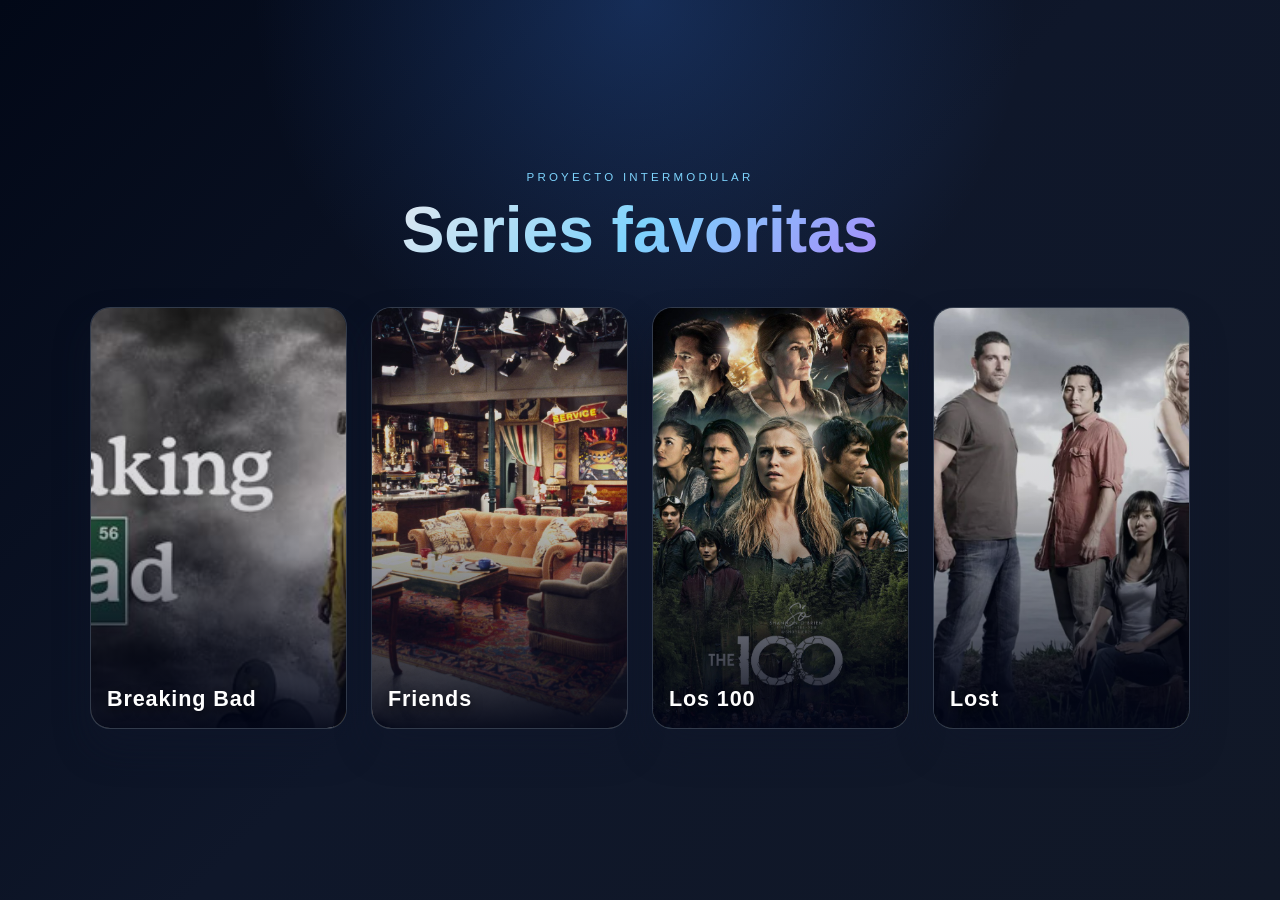
<file: index.html>
<!DOCTYPE html>
<html lang="es">
<head>
    <meta charset="UTF-8">
    <meta name="viewport" content="width=device-width, initial-scale=1.0">
    <title>Proyecto Intermodular - Práctica 3</title>
    <link rel="stylesheet" href="css/estils.css">
</head>
<body>
    <header class="site-header">
        <p class="eyebrow">Proyecto intermodular</p>
        <h1>Series favoritas</h1>
    </header>

    <main>
        <nav class="menu-series" aria-label="Menú de series">
            <ul>
                <li>
                    <a class="serie-card" href="html/breaking.html">
                        <img src="img/breaking.jpg" alt="Breaking Bad">
                        <span class="card-label">Breaking Bad</span>
                    </a>
                </li>
                <li>
                    <a class="serie-card" href="html/friends.html">
                        <img src="img/central perk.avif" alt="Friends">
                        <span class="card-label">Friends</span>
                    </a>
                </li>
                <li>
                    <a class="serie-card" href="html/los100.html">
                        <img src="img/los100.jpg" alt="Los 100">
                        <span class="card-label">Los 100</span>
                    </a>
                </li>
                <li>
                    <a class="serie-card" href="html/lost.html">
                        <img src="img/title.jpg" alt="Lost">
                        <span class="card-label">Lost</span>
                    </a>
                </li>
            </ul>
        </nav>
    </main>
</body>
</html>
</file>
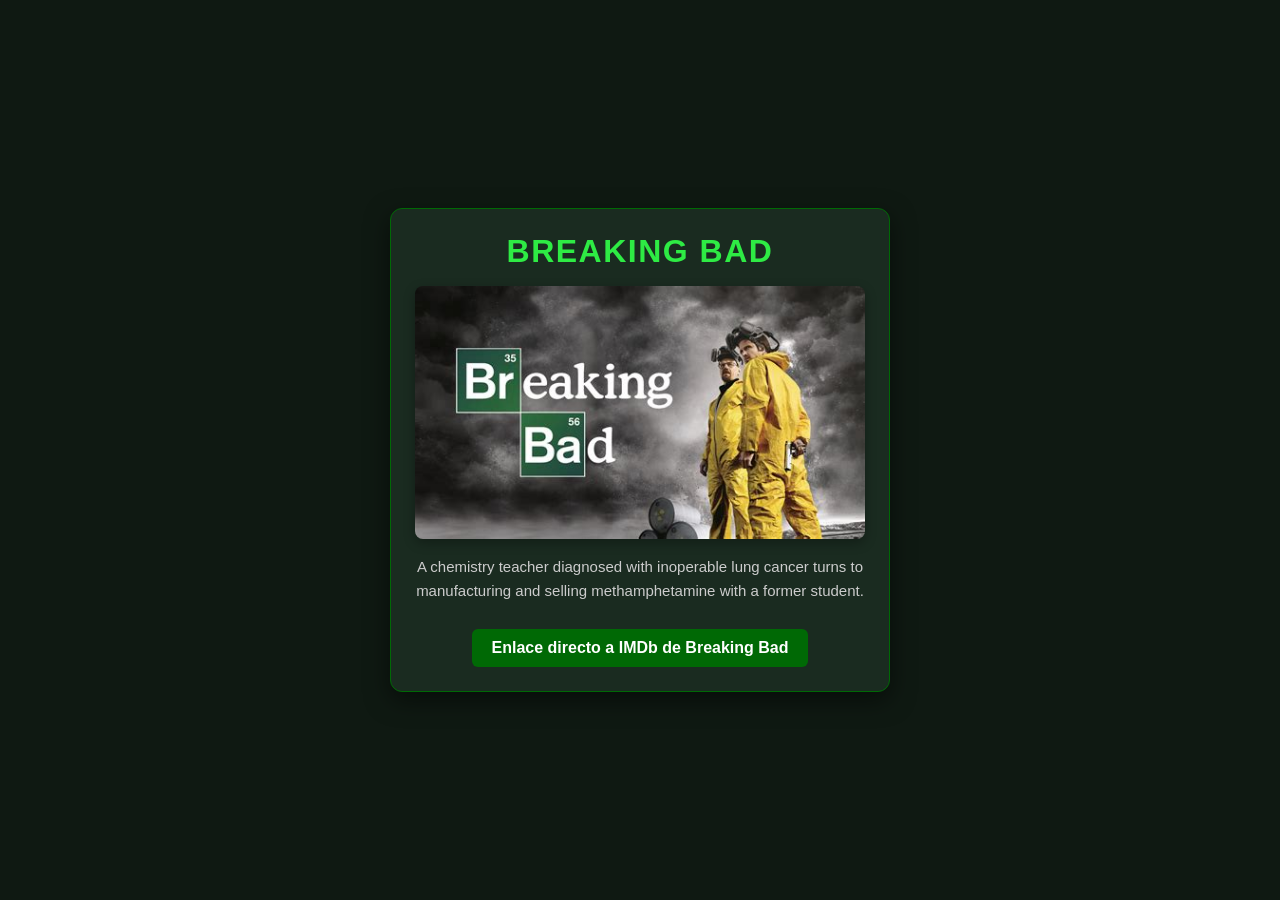
<file: html/breaking.html>
<!DOCTYPEDOCTYPE html>
<html lang="es">
<head>
    <meta charset="UTF-8">
    <meta name="viewport" content="width=device-width, initial-scale=1.0">
    <title>Breaking Bad</title>
    <link rel="stylesheet" href="../css/breaking.css">
</head>
<body>
    <div class="card">
        <header class="title">
            <h1>Breaking Bad</h1>
        </header>
        
        <main class="content">
            <div class="imagen">
                <img src="../img/breaking.jpg" alt="Breaking Bad">
            </div>
            <div class="text">
                <p>A chemistry teacher diagnosed with inoperable lung cancer turns to manufacturing and selling methamphetamine with a former student.</p>
            </div>
            <div class="link-container">
                <a class="btn-imdb" href="https://www.imdb.com/title/tt0903747/?ref_=nv_sr_srsg_0_tt_2_nm_6_in_0_q_bre" target="_blank">Enlace directo a IMDb de Breaking Bad</a>
            </div>
        </main>
    </div>
</body>
</html>
</file>
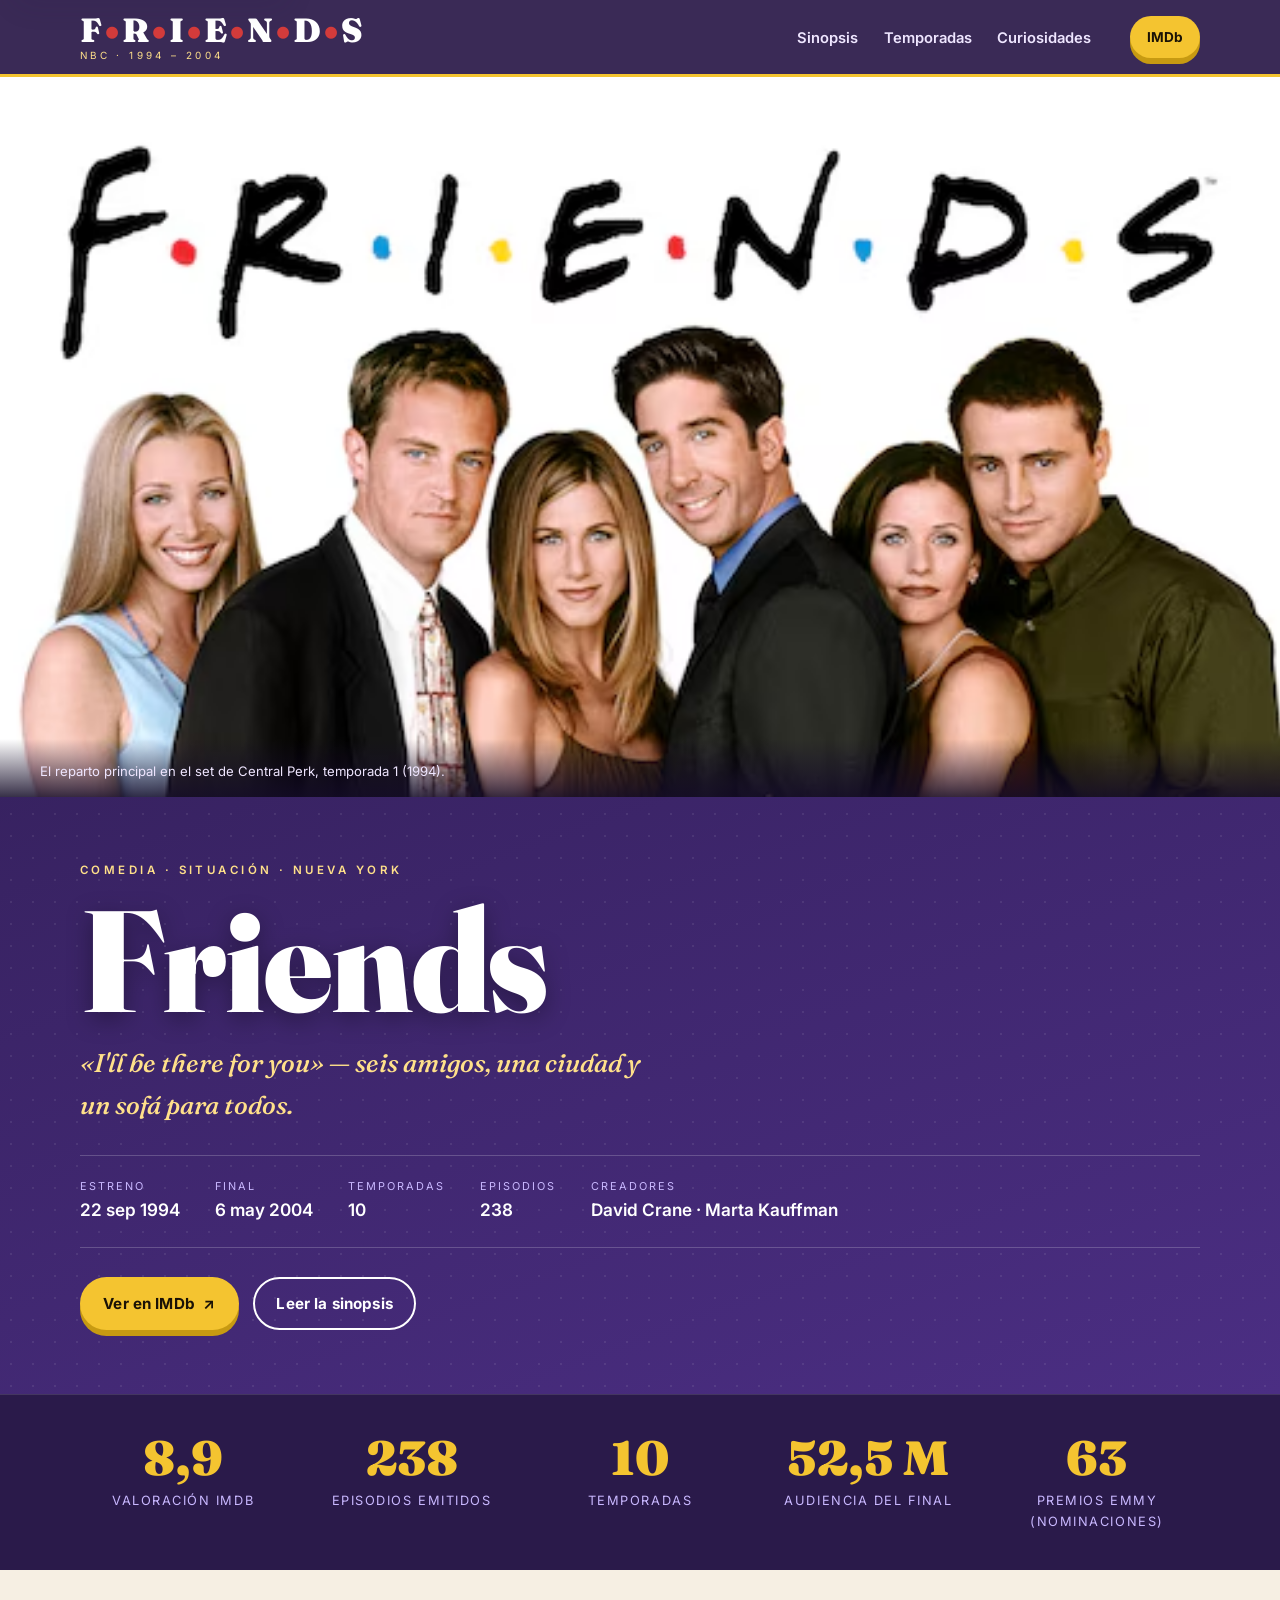
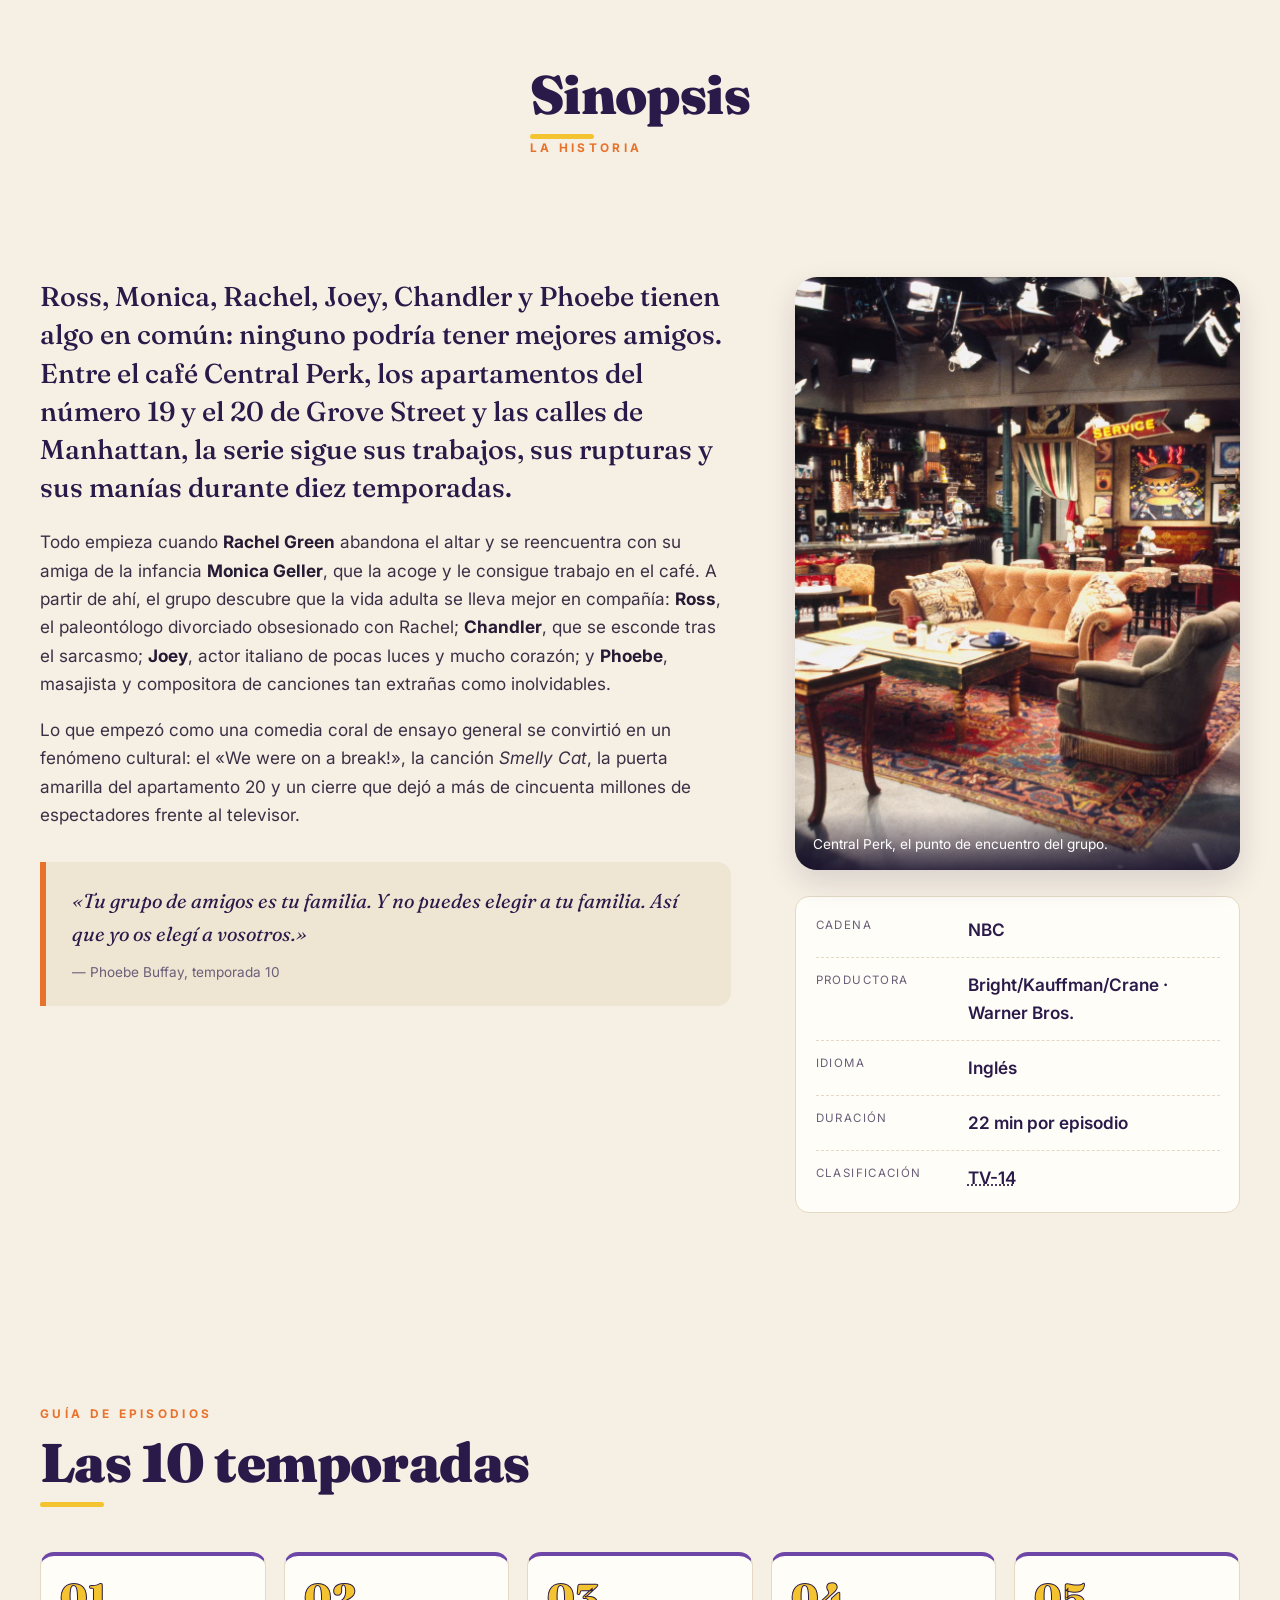
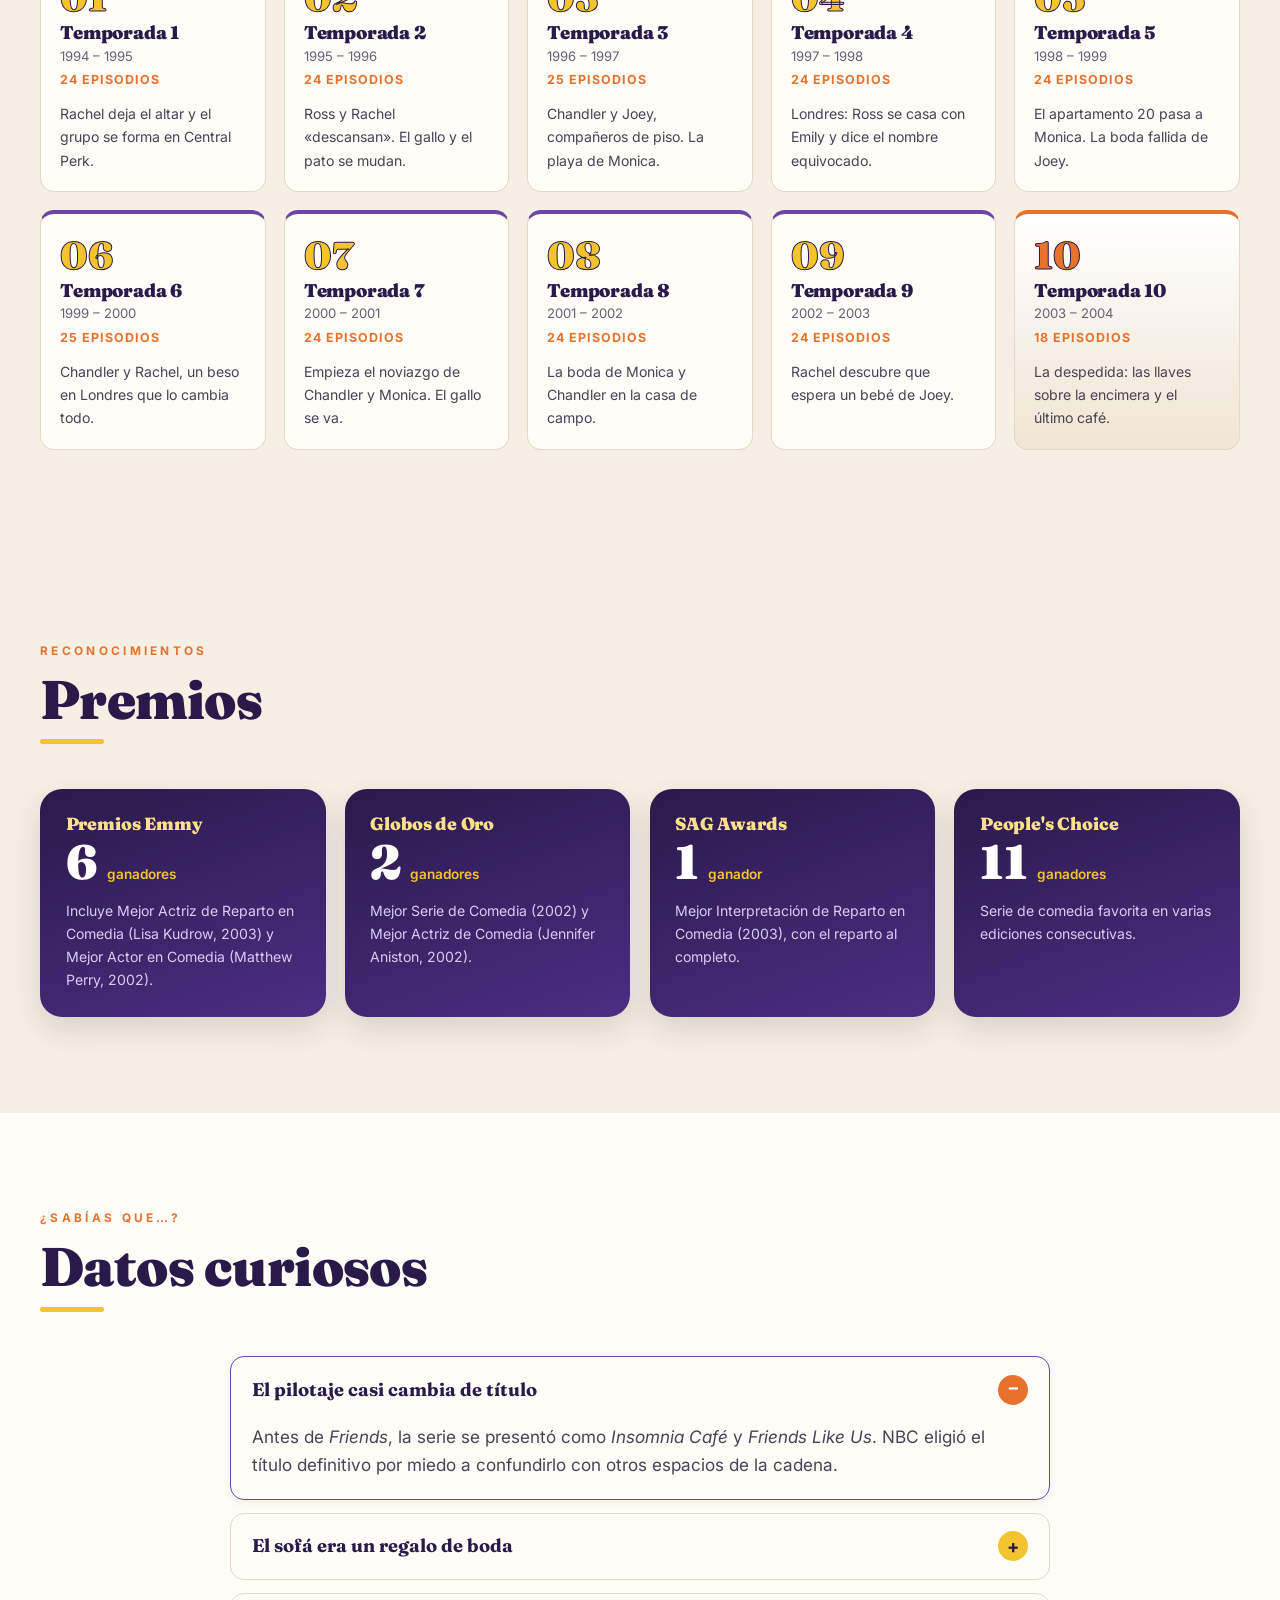
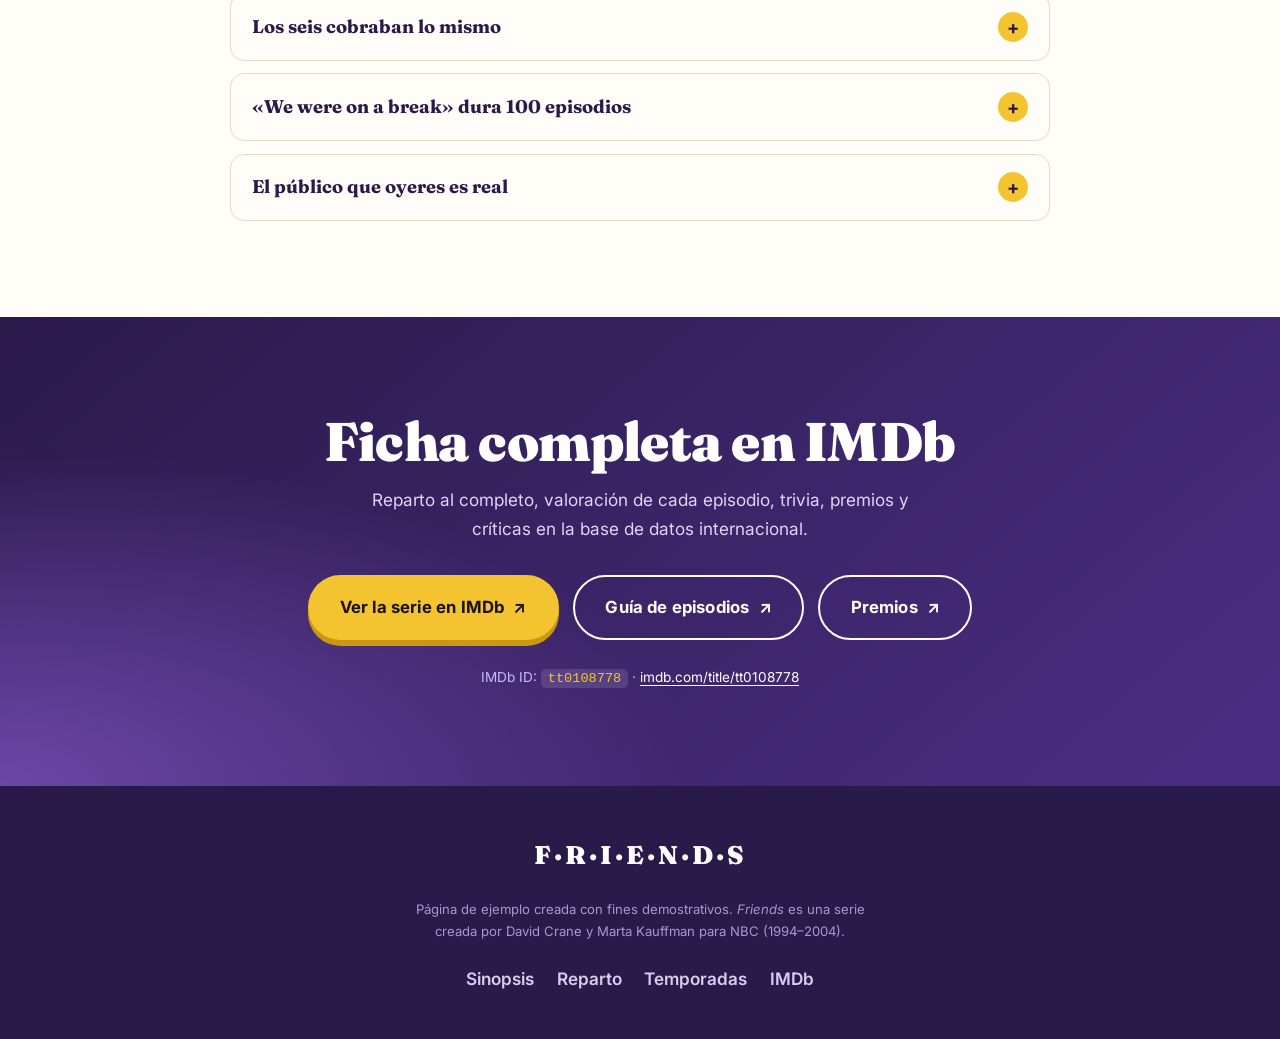
<file: html/friends.html>
<!DOCTYPE html>
<html lang="es">
<head>
  <meta charset="UTF-8">
  <meta name="viewport" content="width=device-width, initial-scale=1">
  <meta name="description" content="Friends (1994–2004): sinopsis, reparto, temporadas, episodios icónicos y enlace oficial a IMDb.">
  <title>Friends · Serie de TV (1994–2004)</title>

  <link rel="stylesheet" href="../css/friends.css">
</head>

<body class="page page--friends">

  <a class="skip-link" href="#contenido">Saltar al contenido principal</a>

  <!-- ══════════════════ CABECERA ══════════════════ -->
  <header class="site-header">
    <div class="site-header__inner">

      <a class="logo" href="#" aria-label="Friends, inicio">
        <span class="logo__word">F<span class="logo__dot">•</span>R<span class="logo__dot">•</span>I<span class="logo__dot">•</span>E<span class="logo__dot">•</span>N<span class="logo__dot">•</span>D<span class="logo__dot">•</span>S</span>
        <span class="logo__subtitle">NBC · 1994 – 2004</span>
      </a>

      <nav class="main-nav" aria-label="Navegación principal">
        <ul class="main-nav__list">
          <li class="main-nav__item"><a class="main-nav__link" href="#sinopsis">Sinopsis</a></li>
          <li class="main-nav__item"><a class="main-nav__link" href="#temporadas">Temporadas</a></li>
          <li class="main-nav__item"><a class="main-nav__link" href="#trivia">Curiosidades</a></li>
        </ul>
      </nav>

      <a class="btn btn--imdb btn--header"
         href="https://www.imdb.com/title/tt0108778/"
         target="_blank" rel="noopener noreferrer">
        IMDb
      </a>

    </div>
  </header>

  <main id="contenido" class="site-main">

    <!-- ══════════════════ HERO / IMAGEN DE LA SERIE ══════════════════ -->
    <section class="hero" aria-labelledby="hero-title">
      <figure class="hero__figure">
        <img
          class="hero__image"
          src="../img/friends"
          alt="El reparto principal de Friends sentado en el sofá naranja de Central Perk"
          width="1800" height="1100">
        <figcaption class="hero__caption">
          El reparto principal en el set de Central Perk, temporada 1 (1994).
        </figcaption>
      </figure>

      <div class="hero__content">
        <p class="hero__eyebrow">Comedia · Situación · Nueva York</p>

        <h1 class="hero__title" id="hero-title">Friends</h1>

        <p class="hero__tagline">
          «I'll be there for you» — seis amigos, una ciudad y un sofá para todos.
        </p>

        <dl class="hero__meta">
          <div class="hero__meta-item">
            <dt>Estreno</dt>
            <dd><time datetime="1994-09-22">22 sep 1994</time></dd>
          </div>
          <div class="hero__meta-item">
            <dt>Final</dt>
            <dd><time datetime="2004-05-06">6 may 2004</time></dd>
          </div>
          <div class="hero__meta-item">
            <dt>Temporadas</dt>
            <dd>10</dd>
          </div>
          <div class="hero__meta-item">
            <dt>Episodios</dt>
            <dd>238</dd>
          </div>
          <div class="hero__meta-item">
            <dt>Creadores</dt>
            <dd>David Crane · Marta Kauffman</dd>
          </div>
        </dl>

        <div class="hero__actions">
          <a class="btn btn--imdb"
             href="https://www.imdb.com/title/tt0108778/"
             target="_blank" rel="noopener noreferrer">
            Ver en IMDb
            <span class="btn__icon" aria-hidden="true">↗</span>
          </a>
          <a class="btn btn--ghost" href="#sinopsis">Leer la sinopsis</a>
        </div>
      </div>
    </section>

    <!-- ══════════════════ CIFRAS ══════════════════ -->
    <section class="stats" aria-label="Cifras clave de la serie">
      <ul class="stats__list">
        <li class="stats__item">
          <span class="stats__value">8,9</span>
          <span class="stats__label">Valoración IMDb</span>
        </li>
        <li class="stats__item">
          <span class="stats__value">238</span>
          <span class="stats__label">Episodios emitidos</span>
        </li>
        <li class="stats__item">
          <span class="stats__value">10</span>
          <span class="stats__label">Temporadas</span>
        </li>
        <li class="stats__item">
          <span class="stats__value">52,5 M</span>
          <span class="stats__label">Audiencia del final</span>
        </li>
        <li class="stats__item">
          <span class="stats__value">63</span>
          <span class="stats__label">Premios Emmy (nominaciones)</span>
        </li>
      </ul>
    </section>

    <!-- ══════════════════ SINOPSIS ══════════════════ -->
    <section class="section section--sinopsis" id="sinopsis" aria-labelledby="sinopsis-title">
      <div class="section__inner sinopsis">

        <header class="section__header sinopsis__header">
          <h2 class="section__title" id="sinopsis-title">Sinopsis</h2>
          <p class="section__kicker">La historia</p>
        </header>

        <div class="sinopsis__body">
          <p class="sinopsis__lead">
            Ross, Monica, Rachel, Joey, Chandler y Phoebe tienen algo en común: ninguno
            podría tener mejores amigos. Entre el café Central Perk, los apartamentos del
            número 19 y el 20 de Grove Street y las calles de Manhattan, la serie sigue
            sus trabajos, sus rupturas y sus manías durante diez temporadas.
          </p>

          <p class="sinopsis__text">
            Todo empieza cuando <strong>Rachel Green</strong> abandona el altar y se
            reencuentra con su amiga de la infancia <strong>Monica Geller</strong>, que la
            acoge y le consigue trabajo en el café. A partir de ahí, el grupo descubre que
            la vida adulta se lleva mejor en compañía: <strong>Ross</strong>, el
            paleontólogo divorciado obsesionado con Rachel; <strong>Chandler</strong>, que
            se esconde tras el sarcasmo; <strong>Joey</strong>, actor italiano de pocas
            luces y mucho corazón; y <strong>Phoebe</strong>, masajista y compositora de
            canciones tan extrañas como inolvidables.
          </p>

          <p class="sinopsis__text">
            Lo que empezó como una comedia coral de ensayo general se convirtió en un
            fenómeno cultural: el «We were on a break!», la canción <em>Smelly Cat</em>,
            la puerta amarilla del apartamento 20 y un cierre que dejó a más de cincuenta
            millones de espectadores frente al televisor.
          </p>

          <blockquote class="quote">
            <p class="quote__text">
              «Tu grupo de amigos es tu familia. Y no puedes elegir a tu familia.
              Así que yo os elegí a vosotros.»
            </p>
            <footer class="quote__cite">— Phoebe Buffay, temporada 10</footer>
          </blockquote>
        </div>

        <aside class="sinopsis__media">
          <figure class="card-figure">
            <img
              class="card-figure__image"
              src="../img/central perk.avif"
              alt="Interior del café Central Perk con el sofá naranja y la chimenea"
              width="900" height="1200" loading="lazy">
            <figcaption class="card-figure__caption">
              Central Perk, el punto de encuentro del grupo.
            </figcaption>
          </figure>

          <dl class="facts">
            <div class="facts__row">
              <dt class="facts__term">Cadena</dt>
              <dd class="facts__desc">NBC</dd>
            </div>
            <div class="facts__row">
              <dt class="facts__term">Productora</dt>
              <dd class="facts__desc">Bright/Kauffman/Crane · Warner Bros.</dd>
            </div>
            <div class="facts__row">
              <dt class="facts__term">Idioma</dt>
              <dd class="facts__desc">Inglés</dd>
            </div>
            <div class="facts__row">
              <dt class="facts__term">Duración</dt>
              <dd class="facts__desc">22 min por episodio</dd>
            </div>
            <div class="facts__row">
              <dt class="facts__term">Clasificación</dt>
              <dd class="facts__desc"><abbr title="Parental Guidance Suggested">TV-14</abbr></dd>
            </div>
          </dl>
        </aside>

      </div>
    </section>

    <!-- ══════════════════ TEMPORADAS ══════════════════ -->
    <section class="section section--temporadas" id="temporadas" aria-labelledby="temporadas-title">
      <header class="section__header">
        <p class="section__kicker">Guía de episodios</p>
        <h2 class="section__title" id="temporadas-title">Las 10 temporadas</h2>
      </header>

      <div class="seasons">
        <article class="season">
          <span class="season__number">01</span>
          <h3 class="season__title">Temporada 1</h3>
          <p class="season__year"><time datetime="1994">1994</time> – <time datetime="1995">1995</time></p>
          <p class="season__episodes">24 episodios</p>
          <p class="season__note">Rachel deja el altar y el grupo se forma en Central Perk.</p>
        </article>

        <article class="season">
          <span class="season__number">02</span>
          <h3 class="season__title">Temporada 2</h3>
          <p class="season__year"><time datetime="1995">1995</time> – <time datetime="1996">1996</time></p>
          <p class="season__episodes">24 episodios</p>
          <p class="season__note">Ross y Rachel «descansan». El gallo y el pato se mudan.</p>
        </article>

        <article class="season">
          <span class="season__number">03</span>
          <h3 class="season__title">Temporada 3</h3>
          <p class="season__year"><time datetime="1996">1996</time> – <time datetime="1997">1997</time></p>
          <p class="season__episodes">25 episodios</p>
          <p class="season__note">Chandler y Joey, compañeros de piso. La playa de Monica.</p>
        </article>

        <article class="season">
          <span class="season__number">04</span>
          <h3 class="season__title">Temporada 4</h3>
          <p class="season__year"><time datetime="1997">1997</time> – <time datetime="1998">1998</time></p>
          <p class="season__episodes">24 episodios</p>
          <p class="season__note">Londres: Ross se casa con Emily y dice el nombre equivocado.</p>
        </article>

        <article class="season">
          <span class="season__number">05</span>
          <h3 class="season__title">Temporada 5</h3>
          <p class="season__year"><time datetime="1998">1998</time> – <time datetime="1999">1999</time></p>
          <p class="season__episodes">24 episodios</p>
          <p class="season__note">El apartamento 20 pasa a Monica. La boda fallida de Joey.</p>
        </article>

        <article class="season">
          <span class="season__number">06</span>
          <h3 class="season__title">Temporada 6</h3>
          <p class="season__year"><time datetime="1999">1999</time> – <time datetime="2000">2000</time></p>
          <p class="season__episodes">25 episodios</p>
          <p class="season__note">Chandler y Rachel, un beso en Londres que lo cambia todo.</p>
        </article>

        <article class="season">
          <span class="season__number">07</span>
          <h3 class="season__title">Temporada 7</h3>
          <p class="season__year"><time datetime="2000">2000</time> – <time datetime="2001">2001</time></p>
          <p class="season__episodes">24 episodios</p>
          <p class="season__note">Empieza el noviazgo de Chandler y Monica. El gallo se va.</p>
        </article>

        <article class="season">
          <span class="season__number">08</span>
          <h3 class="season__title">Temporada 8</h3>
          <p class="season__year"><time datetime="2001">2001</time> – <time datetime="2002">2002</time></p>
          <p class="season__episodes">24 episodios</p>
          <p class="season__note">La boda de Monica y Chandler en la casa de campo.</p>
        </article>

        <article class="season">
          <span class="season__number">09</span>
          <h3 class="season__title">Temporada 9</h3>
          <p class="season__year"><time datetime="2002">2002</time> – <time datetime="2003">2003</time></p>
          <p class="season__episodes">24 episodios</p>
          <p class="season__note">Rachel descubre que espera un bebé de Joey.</p>
        </article>

        <article class="season season--final">
          <span class="season__number">10</span>
          <h3 class="season__title">Temporada 10</h3>
          <p class="season__year"><time datetime="2003">2003</time> – <time datetime="2004">2004</time></p>
          <p class="season__episodes">18 episodios</p>
          <p class="season__note">La despedida: las llaves sobre la encimera y el último café.</p>
        </article>
      </div>
    </section>

    <!-- ══════════════════ PREMIOS ══════════════════ -->
    <section class="section section--premios" aria-labelledby="premios-title">
      <header class="section__header">
        <p class="section__kicker">Reconocimientos</p>
        <h2 class="section__title" id="premios-title">Premios</h2>
      </header>

      <div class="awards">
        <article class="award">
          <h3 class="award__name">Premios Emmy</h3>
          <p class="award__count">6 <span>ganadores</span></p>
          <p class="award__detail">Incluye Mejor Actriz de Reparto en Comedia (Lisa Kudrow, 2003) y Mejor Actor en Comedia (Matthew Perry, 2002).</p>
        </article>

        <article class="award">
          <h3 class="award__name">Globos de Oro</h3>
          <p class="award__count">2 <span>ganadores</span></p>
          <p class="award__detail">Mejor Serie de Comedia (2002) y Mejor Actriz de Comedia (Jennifer Aniston, 2002).</p>
        </article>

        <article class="award">
          <h3 class="award__name">SAG Awards</h3>
          <p class="award__count">1 <span>ganador</span></p>
          <p class="award__detail">Mejor Interpretación de Reparto en Comedia (2003), con el reparto al completo.</p>
        </article>

        <article class="award">
          <h3 class="award__name">People's Choice</h3>
          <p class="award__count">11 <span>ganadores</span></p>
          <p class="award__detail">Serie de comedia favorita en varias ediciones consecutivas.</p>
        </article>
      </div>
    </section>

    <!-- ══════════════════ TRIVIA ══════════════════ -->
    <section class="section section--trivia" id="trivia" aria-labelledby="trivia-title">
      <header class="section__header">
        <p class="section__kicker">¿Sabías que…?</p>
        <h2 class="section__title" id="trivia-title">Datos curiosos</h2>
      </header>

      <div class="trivia">
        <details class="trivia__item" open>
          <summary class="trivia__question">El pilotaje casi cambia de título</summary>
          <div class="trivia__answer">
            <p>Antes de <em>Friends</em>, la serie se presentó como <em>Insomnia Café</em> y
            <em>Friends Like Us</em>. NBC eligió el título definitivo por miedo a confundirlo
            con otros espacios de la cadena.</p>
          </div>
        </details>

        <details class="trivia__item">
          <summary class="trivia__question">El sofá era un regalo de boda</summary>
          <div class="trivia__answer">
            <p>El sofá naranja de Central Perk era una pieza real de segunda mano del archivo de
            Warner Bros.; según la trama, lo habían regalado para una boda y nadie lo había
            recogido.</p>
          </div>
        </details>

        <details class="trivia__item">
          <summary class="trivia__question">Los seis cobraban lo mismo</summary>
          <div class="trivia__answer">
            <p>A partir de la tercera temporada negociaron como grupo: un millón de dólares por
            episodio cada uno en las últimas dos temporadas, una práctica pionera en la televisión.</p>
          </div>
        </details>

        <details class="trivia__item">
          <summary class="trivia__question">«We were on a break» dura 100 episodios</summary>
          <div class="trivia__answer">
            <p>La discusión entre Ross y Rachel sobre si habían roto o no se extendió de la
            temporada 3 a la 10 y se convirtió en el debate más longevo de la comedia televisiva.</p>
          </div>
        </details>

        <details class="trivia__item">
          <summary class="trivia__question">El público que oyeres es real</summary>
          <div class="trivia__answer">
            <p>La serie se grababa con público en directo ante tres cámaras en el escenario 24 de
            Warner Bros. En los episodios con más escenas exteriores se añadieron risas en
            postproducción.</p>
          </div>
        </details>
      </div>
    </section>

    <!-- ══════════════════ ENLAÇ A IMDb ══════════════════ -->
    <section class="section section--cta" aria-labelledby="cta-title">
      <div class="cta">
        <h2 class="cta__title" id="cta-title">Ficha completa en IMDb</h2>
        <p class="cta__text">
          Reparto al completo, valoración de cada episodio, trivia, premios y críticas
          en la base de datos internacional.
        </p>

        <ul class="cta__links">
          <li class="cta__link-item">
            <a class="btn btn--imdb btn--large"
               href="https://www.imdb.com/title/tt0108778/"
               target="_blank" rel="noopener noreferrer">
              Ver la serie en IMDb
              <span class="btn__icon" aria-hidden="true">↗</span>
            </a>
          </li>
          <li class="cta__link-item">
            <a class="btn btn--ghost btn--large"
               href="https://www.imdb.com/title/tt0108778/episodes"
               target="_blank" rel="noopener noreferrer">
              Guía de episodios
              <span class="btn__icon" aria-hidden="true">↗</span>
            </a>
          </li>
          <li class="cta__link-item">
            <a class="btn btn--ghost btn--large"
               href="https://www.imdb.com/title/tt0108778/awards"
               target="_blank" rel="noopener noreferrer">
              Premios
              <span class="btn__icon" aria-hidden="true">↗</span>
            </a>
          </li>
        </ul>

        <p class="cta__note">
          IMDb ID: <code class="cta__code">tt0108778</code> ·
          <a class="cta__external" href="https://www.imdb.com/title/tt0108778/" target="_blank" rel="noopener noreferrer">
            imdb.com/title/tt0108778
          </a>
        </p>
      </div>
    </section>

  </main>

  <!-- ══════════════════ PIE ══════════════════ -->
  <footer class="site-footer">
    <div class="site-footer__inner">
      <p class="site-footer__brand">F·R·I·E·N·D·S</p>
      <p class="site-footer__note">
        Página de ejemplo creada con fines demostrativos. <em>Friends</em> es una serie
        creada por David Crane y Marta Kauffman para NBC (1994–2004).
      </p>
      <nav class="site-footer__nav" aria-label="Enlaces del pie">
        <ul class="site-footer__list">
          <li><a href="#sinopsis">Sinopsis</a></li>
          <li><a href="#reparto">Reparto</a></li>
          <li><a href="#temporadas">Temporadas</a></li>
          <li><a href="https://www.imdb.com/title/tt0108778/" target="_blank" rel="noopener noreferrer">IMDb</a></li>
        </ul>
      </nav>
    </div>
  </footer>

</body>
</html>
</file>
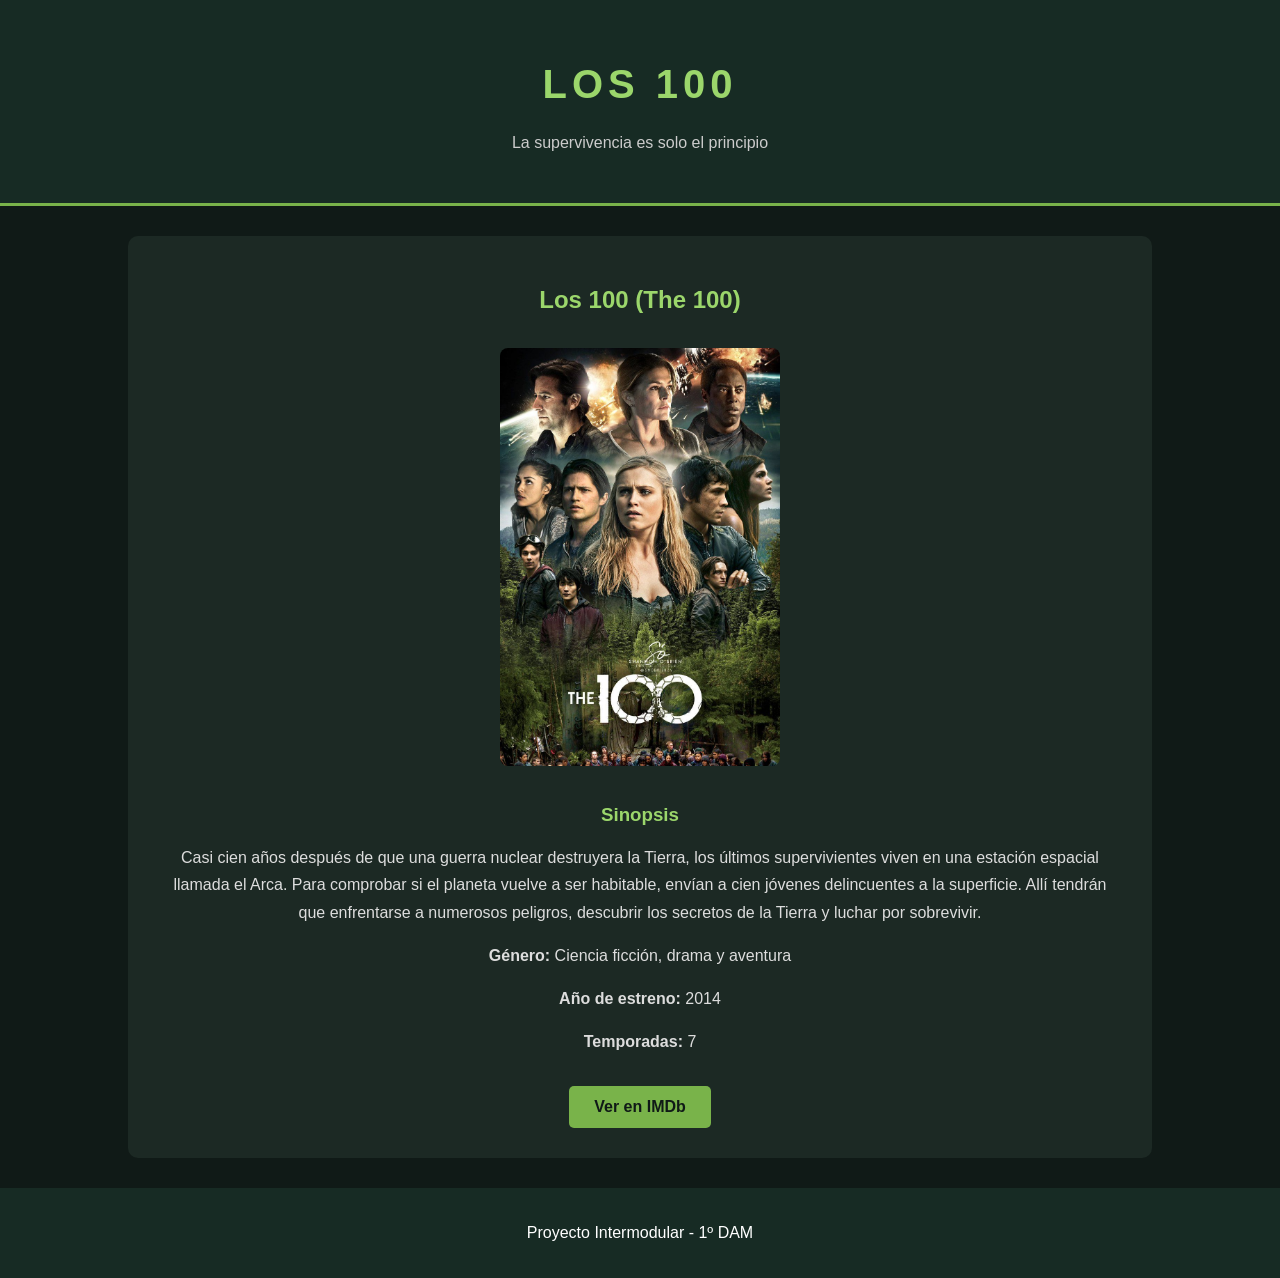
<file: html/los100.html>
<!DOCTYPE html>
<html lang="es">
<head>
    <meta charset="UTF-8">
    <meta name="viewport" content="width=device-width, initial-scale=1.0">
    <title>Los 100 - Series de televisión</title>
    <link rel="stylesheet" href="../css/los100.css">
</head>
<body>

    <header>
        <h1>LOS 100</h1>
        <p>La supervivencia es solo el principio</p>
    </header>

    <main>
        <section class="serie">
            <h2>Los 100 (The 100)</h2>

            <img src="../img/los100.jpg" alt="Póster de la serie Los 100">

            <h3>Sinopsis</h3>

            <p>
                Casi cien años después de que una guerra nuclear
                destruyera la Tierra, los últimos supervivientes
                viven en una estación espacial llamada el Arca.
                Para comprobar si el planeta vuelve a ser habitable,
                envían a cien jóvenes delincuentes a la superficie.
                Allí tendrán que enfrentarse a numerosos peligros,
                descubrir los secretos de la Tierra y luchar por
                sobrevivir.
            </p>

            <p><strong>Género:</strong> Ciencia ficción, drama y aventura</p>
            <p><strong>Año de estreno:</strong> 2014</p>
            <p><strong>Temporadas:</strong> 7</p>

            <a href="https://www.imdb.com/title/tt2661044/" target="_blank">
                Ver en IMDb
            </a>
        </section>
    </main>

    <footer>
        <p>Proyecto Intermodular - 1º DAM</p>
    </footer>

</body>
</html>
</file>
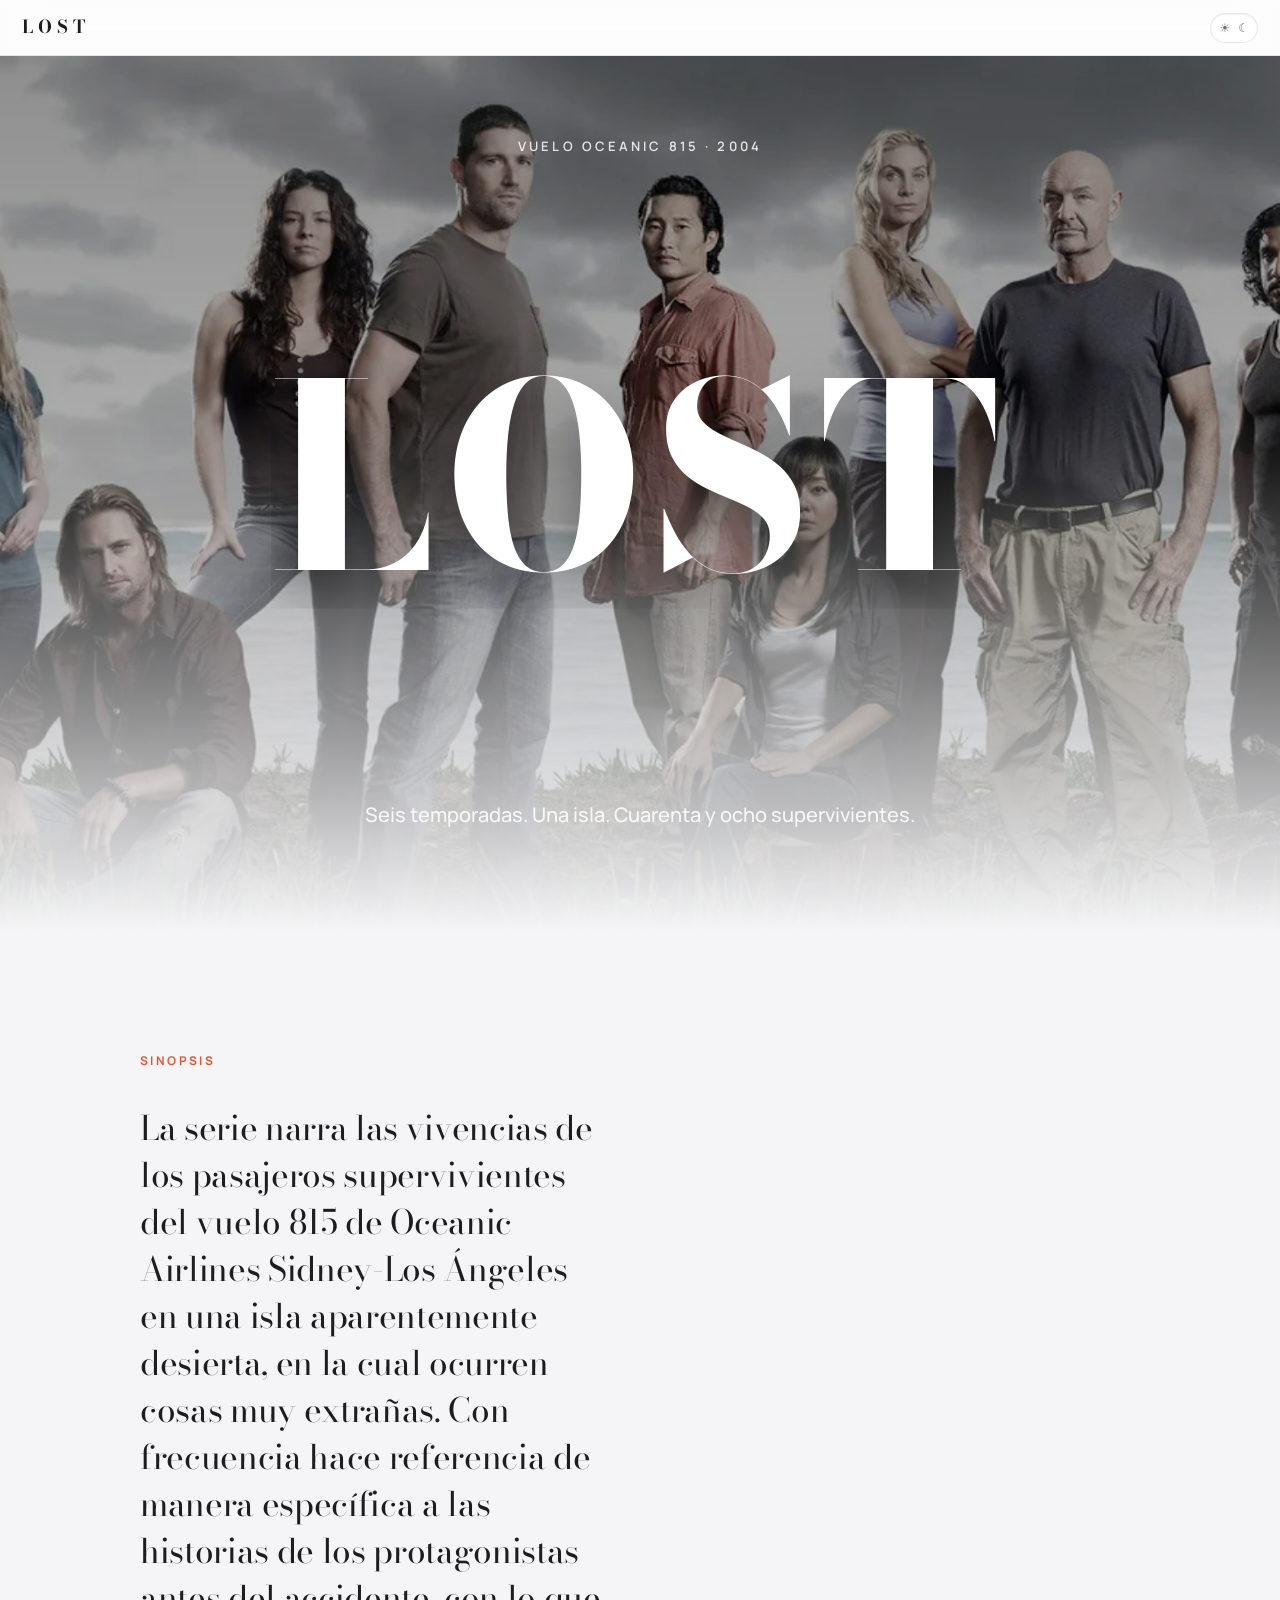
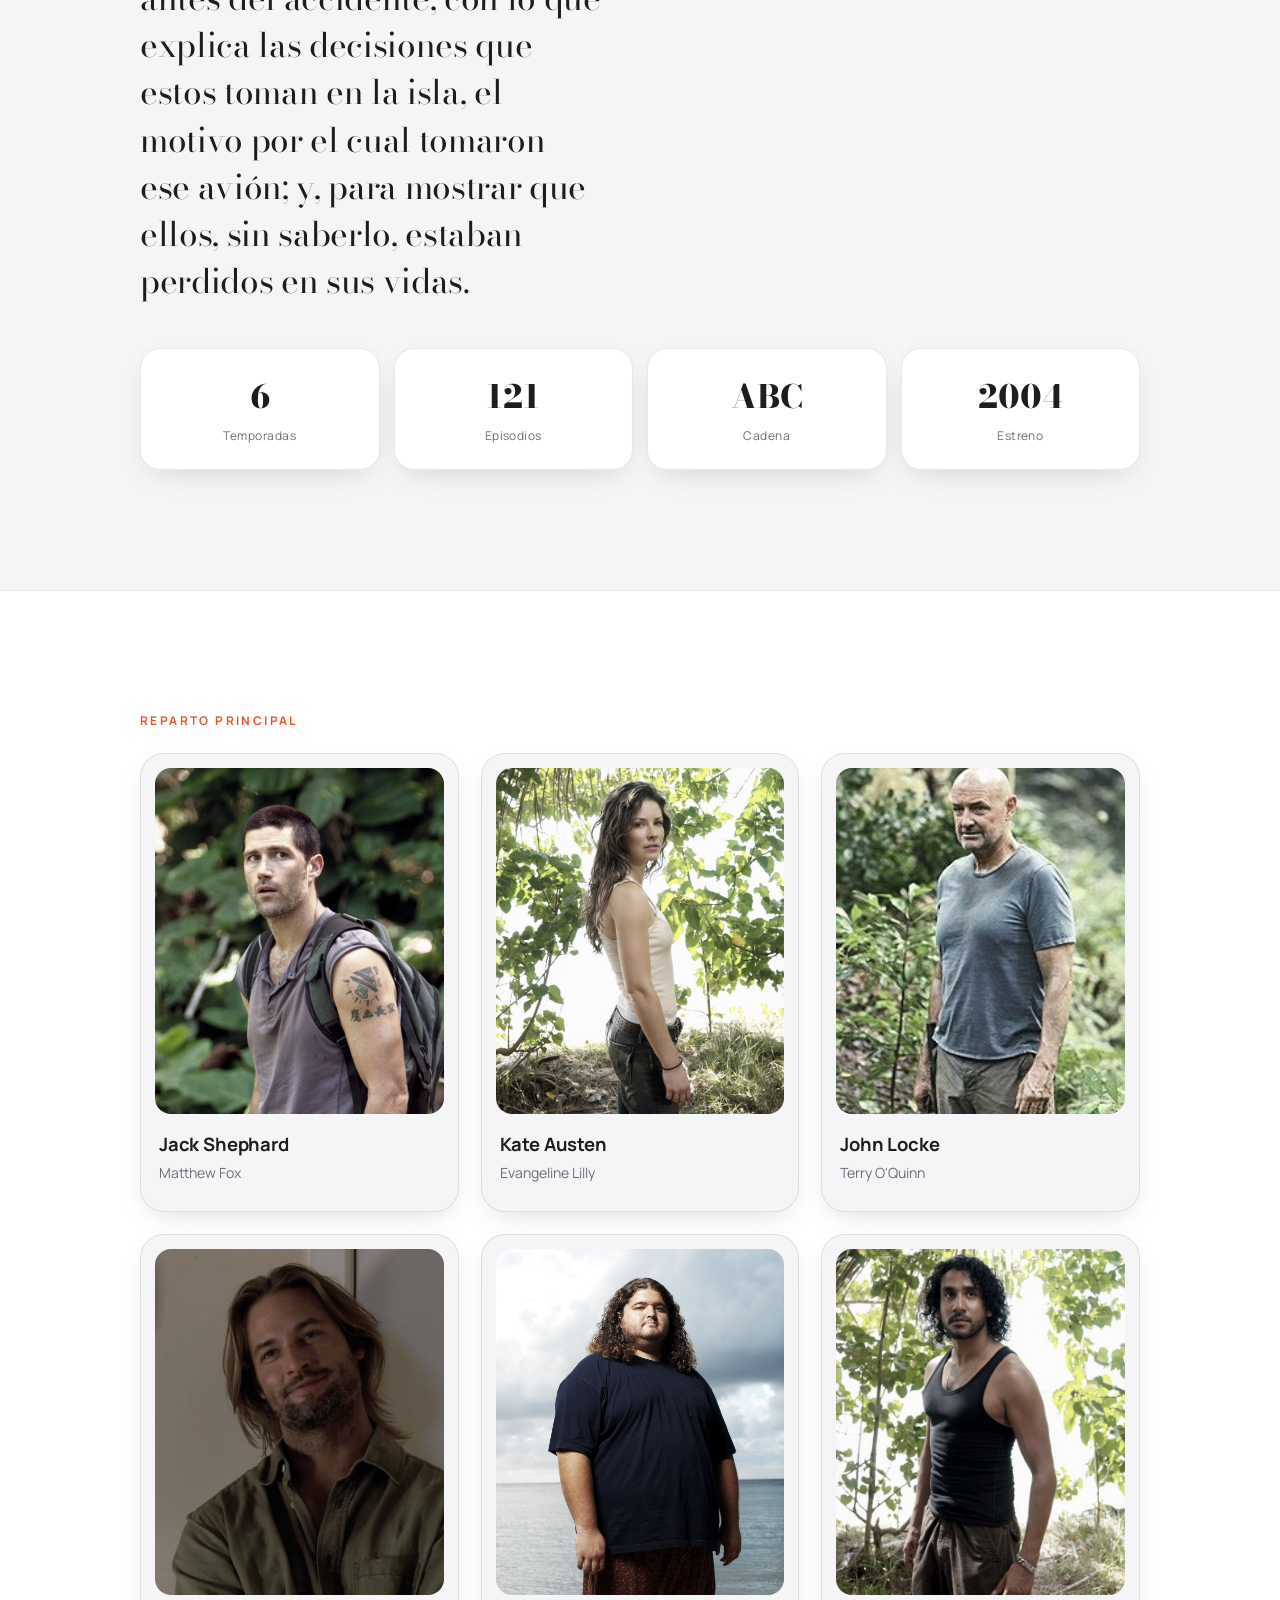
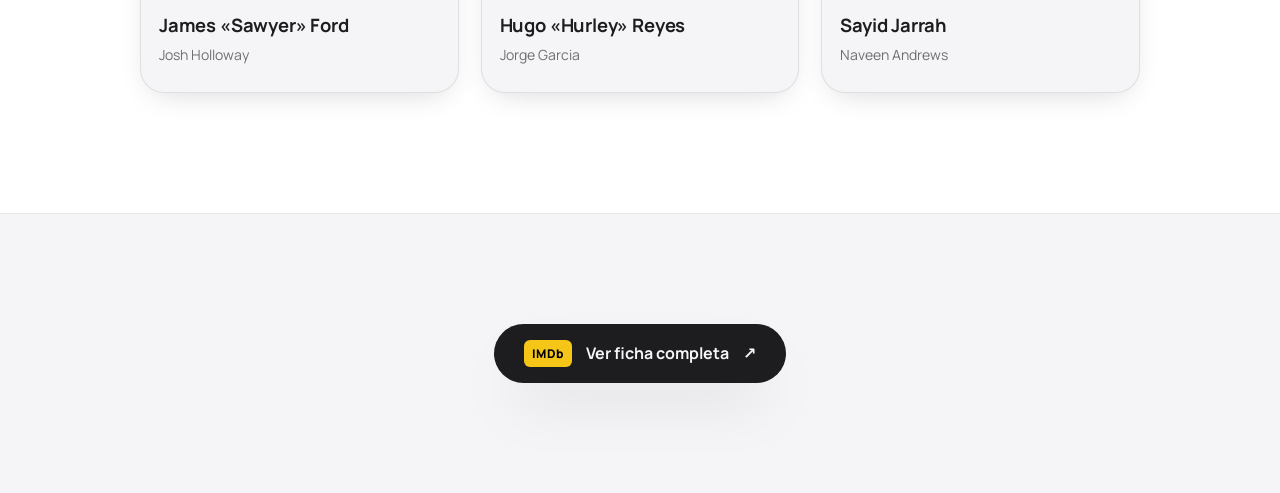
<file: html/lost.html>
<!doctype html>
<html lang="es">
<head>
<meta charset="utf-8">
<meta name="viewport" content="width=device-width, initial-scale=1">
<title>LOST</title>
<meta name="description" content="Dossier de LOST: sinopsis y reparto principal.">
<link rel="preconnect" href="https://fonts.googleapis.com">
<link rel="preconnect" href="https://fonts.gstatic.com" crossorigin>
<link href="https://fonts.googleapis.com/css2?family=Bodoni+Moda:ital,opsz,wght@0,6..96,500..800;1,6..96,500&family=Manrope:wght@400;500;600;700;800&display=swap" rel="stylesheet">
<link rel="stylesheet" href="../css/lost.css">
</head>
<body>

<!-- El checkbox debe ir ANTES de .page: hace funcionar el modo oscuro sin JS -->
<input type="checkbox" id="tema" class="sr">

<div class="page">

  <header class="nav">
    <a class="brand" href="#top">LOST</a>
    <label class="switch" for="tema" title="Modo claro / oscuro">
      <span class="ic sun">☀</span><span class="knob"></span><span class="ic moon">☾</span>
      <span class="sr">Cambiar tema</span>
    </label>
  </header>

  <!-- 1 · TÍTULO -->
  <section class="hero" id="top">
    <div class="hero-bg">
      <img src="../img/title.jpg" alt="La isla">
    </div>
    <div class="hero-inner">
      <p class="eyebrow">Vuelo Oceanic 815 · 2004</p>
      <h1 class="title"><span>LOST</span></h1>
      <p class="sub">Seis temporadas. Una isla. Cuarenta y ocho supervivientes.</p>
    </div>
  </section>

  <!-- 2 · SINOPSIS -->
  <section class="synopsis" id="sinopsis">
    <div class="wrap">
      <span class="kicker">Sinopsis</span>
      <p class="lead">La serie narra las vivencias de los pasajeros supervivientes del vuelo 815 de Oceanic Airlines Sidney-Los Ángeles en una isla aparentemente desierta, en la cual ocurren cosas muy extrañas. Con frecuencia hace referencia de manera específica a las historias de los protagonistas antes del accidente, con lo que explica las decisiones que estos toman en la isla, el motivo por el cual tomaron ese avión; y, para mostrar que ellos, sin saberlo, estaban perdidos en sus vidas.</p>
      <ul class="facts">
        <li><b>6</b><span>Temporadas</span></li>
        <li><b>121</b><span>Episodios</span></li>
        <li><b>ABC</b><span>Cadena</span></li>
        <li><b>2004</b><span>Estreno</span></li>
      </ul>
    </div>
  </section>

  <!-- 3 · PERSONAJES -->
  <section class="cast" id="personajes">
    <div class="wrap">
      <span class="kicker">Reparto principal</span>
      <div class="grid">
        <article class="card">
          <div class="ph"><img loading="lazy" src="../img/jack_shepard.jpg" alt="Jack Shephard"></div>
          <h3>Jack Shephard</h3><p>Matthew Fox</p>
        </article>
        <article class="card">
          <div class="ph"><img loading="lazy" src="../img/kate_austen.jpg" alt="Kate Austen"></div>
          <h3>Kate Austen</h3><p>Evangeline Lilly</p>
        </article>
        <article class="card">
          <div class="ph"><img loading="lazy" src="../img/john_locke.jpg" alt="John Locke"></div>
          <h3>John Locke</h3><p>Terry O'Quinn</p>
        </article>
        <article class="card">
          <div class="ph"><img loading="lazy" src="../img/sawyer.jpg" alt="James Ford"></div>
          <h3>James «Sawyer» Ford</h3><p>Josh Holloway</p>
        </article>
        <article class="card">
          <div class="ph"><img loading="lazy" src="../img/hugo.jpg" alt="Hugo Reyes"></div>
          <h3>Hugo «Hurley» Reyes</h3><p>Jorge Garcia</p>
        </article>
        <article class="card">
          <div class="ph"><img loading="lazy" src="../img/sayid.jpg" alt="Sayid Jarrah"></div>
          <h3>Sayid Jarrah</h3><p>Naveen Andrews</p>
        </article>
      </div>
    </div>
  </section>

  <footer class="foot">
    <a class="btn-imdb" href="https://www.imdb.com/title/tt0411008/" target="_blank" rel="noopener">
      <span class="imdb-tag">IMDb</span> Ver ficha completa
      <span class="arrow" aria-hidden="true">↗</span>
    </a>
  </footer>

</div>
</body>
</html>
</file>
<file: css/estils.css>
* {
    margin: 0;
    padding: 0;
    box-sizing: border-box;
}

body {
    min-height: 100vh;
    display: flex;
    flex-direction: column;
    align-items: center;
    justify-content: center;
    padding: 3rem 1.5rem;
    font-family: 'Segoe UI', Tahoma, Geneva, Verdana, sans-serif;
    background:
        radial-gradient(circle at top, rgba(59, 130, 246, 0.25), transparent 35%),
        linear-gradient(135deg, #020817 0%, #0f172a 50%, #111827 100%);
    color: #f8fafc;
}

.site-header {
    text-align: center;
    margin-bottom: 2.5rem;
}

.eyebrow {
    text-transform: uppercase;
    letter-spacing: 0.2rem;
    font-size: 0.72rem;
    color: #7dd3fc;
    margin-bottom: 0.6rem;
}

.site-header h1 {
    font-size: clamp(2.2rem, 5vw, 4rem);
    font-weight: 800;
    background: linear-gradient(135deg, #e2e8f0, #7dd3fc, #a78bfa);
    -webkit-background-clip: text;
    background-clip: text;
    color: transparent;
}

main {
    width: min(1100px, 100%);
}

.menu-series ul {
    list-style: none;
    display: grid;
    grid-template-columns: repeat(auto-fit, minmax(220px, 1fr));
    gap: 1.5rem;
}

.menu-series li {
    border-radius: 20px;
    overflow: hidden;
    background: #111827;
    border: 1px solid rgba(148, 163, 184, 0.25);
    box-shadow: 0 20px 35px rgba(15, 23, 42, 0.45);
    transition: transform 0.25s ease, box-shadow 0.25s ease, border-color 0.25s ease;
}

.menu-series li:hover {
    transform: translateY(-8px);
    box-shadow: 0 28px 45px rgba(59, 130, 246, 0.25);
    border-color: rgba(125, 211, 252, 0.7);
}

.serie-card {
    position: relative;
    display: block;
    height: 420px;
    text-decoration: none;
    color: #fff;
}

.serie-card img {
    width: 100%;
    height: 100%;
    display: block;
    object-fit: cover;
    transition: transform 0.35s ease;
}

.serie-card:hover img {
    transform: scale(1.05);
}

.serie-card::after {
    content: "";
    position: absolute;
    inset: 0;
    background: linear-gradient(to top, rgba(2, 6, 23, 0.96), rgba(2, 6, 23, 0.15) 55%, rgba(2, 6, 23, 0.1));
}

.card-label {
    position: absolute;
    left: 1rem;
    right: 1rem;
    bottom: 1rem;
    z-index: 1;
    font-size: 1.35rem;
    font-weight: 700;
    letter-spacing: 0.04em;
    text-shadow: 0 3px 12px rgba(0, 0, 0, 0.7);
}

@media (max-width: 480px) {
    body {
        padding: 2rem 1rem;
    }

    .serie-card {
        height: 360px;
    }
}
</file>
<file: css/breaking.css>
* {
    box-sizing: border-box;
    margin: 0;
    padding: 0;
}

body {
    background-color: #0f1912;
    color: #e0e0e0;
    font-family: Arial, Helvetica, sans-serif;
    display: flex;
    justify-content: center;
    align-items: center;
    min-height: 100vh;
    padding: 20px;
}

.card {
    background-color: #1a2b20;
    border: 1px solid #006905;
    border-radius: 12px;
    max-width: 500px;
    width: 100%;
    padding: 24px;
    box-shadow: 0 8px 24px rgba(0, 0, 0, 0.5);
    text-align: center;
}

.title h1 {
    font-size: 32px;
    color: #2eeb44;
    font-family: Impact, Haettenschweiler, 'Arial Narrow Bold', sans-serif;
    letter-spacing: 1.5px;
    margin-bottom: 16px;
    text-transform: uppercase;
}

.imagen img {
    max-width: 100%;
    height: auto;
    border-radius: 8px;
    box-shadow: 0 4px 12px rgba(0, 0, 0, 0.3);
}

.content .text {
    font-size: 15px;
    line-height: 1.6;
    padding: 16px 0;
    color: #cccccc;
}

.link-container {
    margin-top: 10px;
}

.btn-imdb {
    display: inline-block;
    background-color: #006905;
    color: #ffffff;
    padding: 10px 20px;
    text-decoration: none;
    font-weight: bold;
    border-radius: 6px;
    transition: background-color 0.3s ease, transform 0.2s ease;
}

.btn-imdb:hover {
    background-color: #008f07;
    transform: translateY(-2px);
}
</file>
<file: css/friends.css>
/* ═══════════════════════════════════════════════════════════════
   FRIENDS · styles.css
   Paleta inspirada en la serie: morado del logo, amarillo de la
   puerta, naranja del sofá de Central Perk, rojo de los puntos.
   ═══════════════════════════════════════════════════════════════ */

@import url('https://fonts.googleapis.com/css2?family=Fraunces:opsz,wght@9..144,500;9..144,700;9..144,900&family=Inter:wght@400;500;600;700&display=swap');

/* ─── 1. VARIABLES ──────────────────────────────────────────── */
:root {
  /* Color */
  --purple:        #4b2e83;
  --purple-deep:   #2a1a4a;
  --purple-soft:   #6d46a8;
  --blue:          #1f6fb2;
  --yellow:        #f4c430;
  --yellow-soft:   #ffe08a;
  --orange:        #e8722c;
  --red:           #d33b3b;
  --cream:         #f6efe3;
  --cream-deep:    #efe5d3;
  --paper:         #fffdf8;
  --ink:           #241a33;
  --muted:         #6a5f78;
  --line:          #e4d9c4;

  /* Tipografía */
  --font-display: "Fraunces", Georgia, "Times New Roman", serif;
  --font-body:    "Inter", system-ui, -apple-system, "Segoe UI", sans-serif;

  /* Radios / sombras / transiciones */
  --r-sm: 8px;
  --r-md: 14px;
  --r-lg: 22px;
  --shadow-sm: 0 2px 8px rgba(42, 26, 74, .08);
  --shadow-md: 0 12px 30px rgba(42, 26, 74, .14);
  --shadow-lg: 0 26px 60px rgba(42, 26, 74, .22);
  --ease: cubic-bezier(.22, 1, .36, 1);
  --t: .35s var(--ease);

  --maxw: 1200px;
  --header-h: 74px;
}

/* ─── 2. RESET / BASE ───────────────────────────────────────── */
*,
*::before,
*::after { box-sizing: border-box; }

* { margin: 0; }

html {
  scroll-behavior: smooth;
  scroll-padding-top: calc(var(--header-h) + 20px);
  -webkit-text-size-adjust: 100%;
}

body {
  font-family: var(--font-body);
  color: var(--ink);
  background: var(--cream);
  line-height: 1.65;
  font-size: clamp(1rem, .95rem + .3vw, 1.075rem);
  -webkit-font-smoothing: antialiased;
  text-rendering: optimizeLegibility;
}

img {
  display: block;
  max-width: 100%;
  height: auto;
}

a { color: var(--purple); text-decoration: none; }
a:hover { color: var(--orange); }

h1, h2, h3 {
  font-family: var(--font-display);
  font-weight: 900;
  line-height: 1.05;
  letter-spacing: -.01em;
  color: var(--purple-deep);
}

strong { color: var(--ink); }

::selection { background: var(--yellow); color: var(--purple-deep); }

/* Skip link accesible */
.skip-link {
  position: absolute;
  left: 16px;
  top: -60px;
  z-index: 200;
  background: var(--yellow);
  color: var(--purple-deep);
  font-weight: 700;
  padding: .7rem 1.1rem;
  border-radius: var(--r-sm);
  box-shadow: var(--shadow-md);
  transition: top .25s var(--ease);
}
.skip-link:focus { top: 12px; }

:focus-visible {
  outline: 3px solid var(--orange);
  outline-offset: 3px;
  border-radius: 4px;
}

/* ─── 3. BOTONES ────────────────────────────────────────────── */
.btn {
  display: inline-flex;
  align-items: center;
  gap: .55em;
  font-family: var(--font-body);
  font-weight: 700;
  font-size: .95rem;
  letter-spacing: .01em;
  padding: .8em 1.4em;
  border-radius: 999px;
  border: 2px solid transparent;
  cursor: pointer;
  transition: transform var(--t), box-shadow var(--t), background var(--t), color var(--t);
  white-space: nowrap;
}
.btn__icon { transition: transform var(--t); }
.btn:hover .btn__icon { transform: translate(2px, -2px); }

.btn--imdb {
  background: var(--yellow);
  color: #1a1206;
  box-shadow: 0 6px 0 #c79a12;
}
.btn--imdb:hover {
  background: var(--yellow-soft);
  color: #1a1206;
  transform: translateY(-3px);
  box-shadow: 0 9px 0 #c79a12, var(--shadow-md);
}
.btn--imdb:active { transform: translateY(0); box-shadow: 0 3px 0 #c79a12; }

.btn--ghost {
  background: transparent;
  color: var(--purple-deep);
  border-color: currentColor;
}
.btn--ghost:hover {
  background: var(--purple-deep);
  color: var(--yellow);
  border-color: var(--purple-deep);
  transform: translateY(-3px);
}

.btn--large { font-size: 1.05rem; padding: 1em 1.8em; }
.btn--header { padding: .6em 1.1em; font-size: .85rem; }

/* ─── 4. CABECERA ───────────────────────────────────────────── */
.site-header {
  position: sticky;
  top: 0;
  z-index: 100;
  background: rgba(42, 26, 74, .92);
  backdrop-filter: blur(10px);
  border-bottom: 3px solid var(--yellow);
}
.site-header__inner {
  max-width: var(--maxw);
  margin-inline: auto;
  min-height: var(--header-h);
  padding: .6rem clamp(1rem, 4vw, 2.5rem);
  display: flex;
  align-items: center;
  gap: clamp(1rem, 3vw, 2.5rem);
}

.logo { display: flex; flex-direction: column; line-height: 1; }
.logo__word {
  font-family: var(--font-display);
  font-weight: 900;
  font-size: clamp(1.5rem, 1rem + 2.4vw, 2.1rem);
  color: #fff;
  letter-spacing: .02em;
}
.logo__dot { color: var(--red); margin: 0 .04em; }
.logo__subtitle {
  font-size: .62rem;
  letter-spacing: .34em;
  text-transform: uppercase;
  color: var(--yellow-soft);
  margin-top: .35em;
}

.main-nav { margin-left: auto; }
.main-nav__list {
  list-style: none;
  padding: 0;
  display: flex;
  gap: clamp(.6rem, 2vw, 1.6rem);
  overflow-x: auto;
  scrollbar-width: none;
}
.main-nav__list::-webkit-scrollbar { display: none; }
.main-nav__link {
  position: relative;
  color: #efe6ff;
  font-weight: 600;
  font-size: .92rem;
  padding: .4em 0;
  white-space: nowrap;
  transition: color var(--t);
}
.main-nav__link::after {
  content: "";
  position: absolute;
  left: 0; bottom: 0;
  width: 100%; height: 2px;
  background: var(--yellow);
  transform: scaleX(0);
  transform-origin: right;
  transition: transform var(--t);
}
.main-nav__link:hover { color: #fff; }
.main-nav__link:hover::after { transform: scaleX(1); transform-origin: left; }

/* ─── 5. HERO / IMAGEN DE LA SERIE ──────────────────────────── */
.hero {
  position: relative;
  background:
    radial-gradient(120% 90% at 100% 0%, var(--purple-soft) 0%, transparent 55%),
    linear-gradient(160deg, var(--purple-deep), var(--purple));
  color: #fff;
  overflow: hidden;
}
/* patrón de puntos sutil */
.hero::before {
  content: "";
  position: absolute; inset: 0;
  background-image: radial-gradient(rgba(255,255,255,.08) 1.4px, transparent 1.4px);
  background-size: 22px 22px;
  pointer-events: none;
}

.hero__figure {
  position: relative;
  margin: 0;
  z-index: 1;
}
.hero__image {
  width: 100%;
  aspect-ratio: 16 / 9;
  object-fit: cover;
  display: block;
}
.hero__caption {
  position: absolute;
  left: 0; right: 0; bottom: 0;
  padding: 1.4rem clamp(1rem, 4vw, 2.5rem) .9rem;
  font-size: .82rem;
  color: #efe6ff;
  background: linear-gradient(transparent, rgba(20, 12, 40, .85));
}

.hero__content {
  position: relative;
  z-index: 1;
  max-width: var(--maxw);
  margin-inline: auto;
  padding: clamp(2rem, 5vw, 4rem) clamp(1rem, 4vw, 2.5rem);
}
.hero__eyebrow {
  text-transform: uppercase;
  letter-spacing: .3em;
  font-size: .72rem;
  font-weight: 600;
  color: var(--yellow-soft);
  margin-bottom: 1rem;
}
.hero__title {
  font-size: clamp(3.4rem, 1rem + 16vw, 9rem);
  color: #fff;
  line-height: .9;
  margin-bottom: 1rem;
  text-shadow: 0 6px 24px rgba(0,0,0,.35);
}
.hero__tagline {
  font-family: var(--font-display);
  font-style: italic;
  font-weight: 500;
  font-size: clamp(1.15rem, 1rem + 1.4vw, 1.6rem);
  color: var(--yellow-soft);
  max-width: 34ch;
  margin-bottom: 1.8rem;
}

.hero__meta {
  display: flex;
  flex-wrap: wrap;
  gap: 1.4rem 2.2rem;
  padding: 1.4rem 0;
  margin-bottom: 1.8rem;
  border-top: 1px solid rgba(255,255,255,.2);
  border-bottom: 1px solid rgba(255,255,255,.2);
}
.hero__meta-item dt {
  font-size: .68rem;
  text-transform: uppercase;
  letter-spacing: .18em;
  color: #c9b8ff;
}
.hero__meta-item dd { font-weight: 600; color: #fff; }

.hero__actions { display: flex; flex-wrap: wrap; gap: .9rem; }
.hero__actions .btn--ghost { color: #fff; }
.hero__actions .btn--ghost:hover { background: #fff; color: var(--purple-deep); }

/* ─── 6. CIFRAS ─────────────────────────────────────────────── */
.stats { background: var(--purple-deep); border-top: 1px solid rgba(255,255,255,.12); }
.stats__list {
  list-style: none;
  margin: 0 auto;
  padding: clamp(1.6rem, 4vw, 2.4rem) clamp(1rem, 4vw, 2.5rem);
  max-width: var(--maxw);
  display: grid;
  grid-template-columns: repeat(auto-fit, minmax(150px, 1fr));
  gap: 1.4rem;
  text-align: center;
}
.stats__value {
  display: block;
  font-family: var(--font-display);
  font-weight: 900;
  font-size: clamp(2rem, 1.4rem + 3vw, 3rem);
  color: var(--yellow);
  line-height: 1;
}
.stats__label {
  display: block;
  margin-top: .5rem;
  font-size: .8rem;
  text-transform: uppercase;
  letter-spacing: .12em;
  color: #c9b8ff;
}

/* ─── 7. ESTRUCTURA DE SECCIONES ────────────────────────────── */
.section { padding: clamp(3.2rem, 8vw, 6rem) clamp(1rem, 4vw, 2.5rem); }
.section__inner { max-width: var(--maxw); margin-inline: auto; }

.section__header { max-width: var(--maxw); margin: 0 auto clamp(1.8rem, 4vw, 2.8rem); }
.section__kicker {
  text-transform: uppercase;
  letter-spacing: .28em;
  font-size: .74rem;
  font-weight: 700;
  color: var(--orange);
  margin-bottom: .6rem;
}
.section__title {
  font-size: clamp(2rem, 1.4rem + 3.4vw, 3.4rem);
  position: relative;
  display: inline-block;
}
.section__title::after {
  content: "";
  display: block;
  width: 64px; height: 5px;
  margin-top: .7rem;
  background: var(--yellow);
  border-radius: 3px;
}

/* fondos alternos */
.section--reparto,
.section--episodios,
.section--trivia { background: var(--paper); }

/* ─── 8. SINOPSIS ───────────────────────────────────────────── */
.sinopsis {
  display: grid;
  grid-template-columns: 1.4fr .9fr;
  gap: clamp(2rem, 5vw, 4rem);
  align-items: start;
}
.sinopsis__header { grid-column: 1 / -1; }
.sinopsis__lead {
  font-family: var(--font-display);
  font-size: clamp(1.25rem, 1rem + 1.4vw, 1.7rem);
  font-weight: 500;
  line-height: 1.4;
  color: var(--purple-deep);
  margin-bottom: 1.4rem;
}
.sinopsis__text { margin-bottom: 1.1rem; color: #3a3046; }

.quote {
  margin-top: 2rem;
  padding: 1.4rem 1.6rem;
  background: var(--cream-deep);
  border-left: 6px solid var(--orange);
  border-radius: 0 var(--r-md) var(--r-md) 0;
}
.quote__text {
  font-family: var(--font-display);
  font-style: italic;
  font-size: 1.25rem;
  color: var(--purple-deep);
}
.quote__cite { display: block; margin-top: .7rem; font-size: .85rem; color: var(--muted); font-style: normal; }

.sinopsis__media { display: grid; gap: 1.6rem; }
.card-figure {
  position: relative;
  overflow: hidden;
  border-radius: var(--r-lg);
  box-shadow: var(--shadow-md);
}
.card-figure__image { width: 100%; aspect-ratio: 3 / 4; object-fit: cover; transition: transform .6s var(--ease); }
.card-figure:hover .card-figure__image { transform: scale(1.05); }
.card-figure__caption {
  position: absolute; inset: auto 0 0 0;
  padding: 1.4rem 1.1rem .9rem;
  font-size: .85rem;
  color: #fff;
  background: linear-gradient(transparent, rgba(20,12,40,.85));
}

.facts {
  border: 1px solid var(--line);
  border-radius: var(--r-md);
  background: var(--paper);
  padding: .4rem 1.2rem;
}
.facts__row {
  display: grid;
  grid-template-columns: .7fr 1.3fr;
  gap: 1rem;
  padding: .8rem 0;
  border-bottom: 1px dashed var(--line);
}
.facts__row:last-child { border-bottom: 0; }
.facts__term { font-size: .72rem; text-transform: uppercase; letter-spacing: .12em; color: var(--muted); }
.facts__desc { font-weight: 600; color: var(--purple-deep); }
abbr[title] { text-decoration: underline dotted; cursor: help; }

/* ─── 9. REPARTO ────────────────────────────────────────────── */
.cast {
  list-style: none;
  padding: 0;
  max-width: var(--maxw);
  margin: 0 auto;
  display: grid;
  grid-template-columns: repeat(auto-fit, minmax(230px, 1fr));
  gap: 1.6rem;
}
.cast__card {
  background: var(--paper);
  border: 1px solid var(--line);
  border-radius: var(--r-lg);
  overflow: hidden;
  box-shadow: var(--shadow-sm);
  transition: transform var(--t), box-shadow var(--t);
}
.cast__card:hover { transform: translateY(-8px); box-shadow: var(--shadow-lg); }
.cast__media { overflow: hidden; }
.cast__image { width: 100%; aspect-ratio: 4 / 5; object-fit: cover; transition: transform .6s var(--ease); }
.cast__card:hover .cast__image { transform: scale(1.06); }
.cast__body { padding: 1.1rem 1.2rem 1.4rem; }
.cast__actor { font-size: 1.25rem; color: var(--purple); }
.cast__role {
  font-weight: 700;
  color: var(--orange);
  margin: .15rem 0 .7rem;
}
.cast__bio { font-size: .92rem; color: #4a4156; margin-bottom: .9rem; }
.cast__seasons { font-size: .78rem; color: var(--muted); border-top: 1px solid var(--line); padding-top: .7rem; }
.cast__seasons span { color: var(--purple-deep); font-weight: 600; }

.recurring { max-width: var(--maxw); margin: 2.6rem auto 0; }
.recurring__title { font-size: 1.3rem; margin-bottom: 1rem; }
.recurring__list {
  list-style: none; padding: 0; margin: 0;
  display: grid;
  grid-template-columns: repeat(auto-fit, minmax(220px, 1fr));
  gap: .7rem 1.4rem;
}
.recurring__item {
  display: flex;
  justify-content: space-between;
  gap: 1rem;
  padding: .6rem .9rem;
  background: var(--cream);
  border-radius: var(--r-sm);
  font-size: .9rem;
}
.recurring__item span { color: var(--muted); }

/* ─── 10. TEMPORADAS ────────────────────────────────────────── */
.seasons {
  max-width: var(--maxw);
  margin: 0 auto;
  display: grid;
  grid-template-columns: repeat(auto-fill, minmax(190px, 1fr));
  gap: 1.1rem;
}
.season {
  position: relative;
  padding: 1.4rem 1.2rem 1.2rem;
  background: var(--paper);
  border: 1px solid var(--line);
  border-top: 4px solid var(--purple-soft);
  border-radius: var(--r-md);
  transition: transform var(--t), border-color var(--t), box-shadow var(--t);
}
.season:hover { transform: translateY(-6px); border-color: var(--yellow); box-shadow: var(--shadow-md); }
.season__number {
  font-family: var(--font-display);
  font-weight: 900;
  font-size: 2.4rem;
  color: var(--yellow);
  -webkit-text-stroke: 1px var(--purple-deep);
  line-height: 1;
  display: block;
  margin-bottom: .4rem;
}
.season__title { font-size: 1.15rem; color: var(--purple-deep); }
.season__year { font-size: .82rem; color: var(--muted); margin: .2rem 0; }
.season__episodes { font-size: .78rem; font-weight: 700; color: var(--orange); text-transform: uppercase; letter-spacing: .08em; }
.season__note { font-size: .88rem; color: #4a4156; margin-top: .7rem; }
.season--final { border-top-color: var(--orange); background: linear-gradient(180deg, #fff, var(--cream-deep)); }
.season--final .season__number { color: var(--orange); }

/* ─── 11. EPISODIOS ─────────────────────────────────────────── */
.episodes {
  list-style: none;
  padding: 0; margin: 0 auto;
  max-width: var(--maxw);
  display: grid;
  grid-template-columns: repeat(auto-fit, minmax(320px, 1fr));
  gap: 1.8rem;
}
.episode__card {
  display: grid;
  grid-template-columns: 130px 1fr;
  background: var(--paper);
  border: 1px solid var(--line);
  border-radius: var(--r-lg);
  overflow: hidden;
  box-shadow: var(--shadow-sm);
  transition: transform var(--t), box-shadow var(--t);
}
.episode__card:hover { transform: translateY(-6px); box-shadow: var(--shadow-lg); }
.episode__media { overflow: hidden; }
.episode__image { width: 100%; height: 100%; min-height: 100%; object-fit: cover; transition: transform .6s var(--ease); }
.episode__card:hover .episode__image { transform: scale(1.08); }
.episode__body { padding: 1.1rem 1.2rem; }
.episode__code { font-size: .74rem; font-weight: 700; letter-spacing: .1em; color: var(--orange); text-transform: uppercase; }
.episode__title { font-size: 1.15rem; margin: .3rem 0 .5rem; color: var(--purple-deep); }
.episode__synopsis { font-size: .9rem; color: #4a4156; }
.episode__rating {
  margin-top: .8rem;
  font-family: var(--font-display);
  font-weight: 900;
  font-size: 1.3rem;
  color: var(--yellow);
  -webkit-text-stroke: .5px #b98f00;
}
.episode__rating-note { font-family: var(--font-body); font-weight: 500; font-size: .8rem; color: var(--muted); -webkit-text-stroke: 0; }

/* ─── 12. LOCALIZACIONES (galería) ──────────────────────────── */
.gallery {
  max-width: var(--maxw);
  margin: 0 auto;
  display: grid;
  grid-template-columns: repeat(auto-fit, minmax(260px, 1fr));
  gap: 1.2rem;
}
.gallery__item {
  position: relative;
  margin: 0;
  border-radius: var(--r-lg);
  overflow: hidden;
  box-shadow: var(--shadow-md);
}
.gallery__image { width: 100%; aspect-ratio: 4 / 3; object-fit: cover; transition: transform .7s var(--ease); }
.gallery__item:hover .gallery__image { transform: scale(1.07); }
.gallery__caption {
  position: absolute; inset: auto 0 0 0;
  padding: 2.2rem 1.2rem 1.1rem;
  color: #fff;
  background: linear-gradient(transparent, rgba(20,12,40,.9));
}
.gallery__caption strong { display: block; font-family: var(--font-display); font-size: 1.15rem; color: var(--yellow); }
.gallery__caption span { font-size: .85rem; color: #e7ddf7; }

/* ─── 13. PREMIOS ───────────────────────────────────────────── */
.awards {
  max-width: var(--maxw);
  margin: 0 auto;
  display: grid;
  grid-template-columns: repeat(auto-fit, minmax(220px, 1fr));
  gap: 1.2rem;
}
.award {
  padding: 1.6rem;
  background: linear-gradient(160deg, var(--purple-deep), var(--purple));
  color: #fff;
  border-radius: var(--r-lg);
  box-shadow: var(--shadow-md);
  transition: transform var(--t);
}
.award:hover { transform: translateY(-6px); }
.award__name { font-size: 1.1rem; color: var(--yellow-soft); }
.award__count {
  font-family: var(--font-display);
  font-weight: 900;
  font-size: 3rem;
  line-height: 1;
  color: #fff;
  margin: .3rem 0 .8rem;
}
.award__count span { font-family: var(--font-body); font-size: .85rem; font-weight: 600; color: var(--yellow); }
.award__detail { font-size: .88rem; color: #d9ccf2; }

/* ─── 14. TRIVIA (details) ──────────────────────────────────── */
.trivia { max-width: 820px; margin: 0 auto; display: grid; gap: .8rem; }
.trivia__item {
  background: var(--paper);
  border: 1px solid var(--line);
  border-radius: var(--r-md);
  overflow: hidden;
  transition: border-color var(--t), box-shadow var(--t);
}
.trivia__item[open] { border-color: var(--purple-soft); box-shadow: var(--shadow-sm); }
.trivia__question {
  list-style: none;
  cursor: pointer;
  display: flex;
  align-items: center;
  justify-content: space-between;
  gap: 1rem;
  padding: 1.1rem 1.3rem;
  font-family: var(--font-display);
  font-weight: 700;
  font-size: 1.15rem;
  color: var(--purple-deep);
}
.trivia__question::-webkit-details-marker { display: none; }
.trivia__question::after {
  content: "+";
  flex: 0 0 auto;
  width: 30px; height: 30px;
  display: grid; place-items: center;
  border-radius: 50%;
  background: var(--yellow);
  color: var(--purple-deep);
  font-family: var(--font-body);
  font-weight: 700;
  transition: transform var(--t), background var(--t);
}
.trivia__item[open] .trivia__question::after { content: "–"; transform: rotate(180deg); background: var(--orange); color: #fff; }
.trivia__answer { padding: 0 1.3rem 1.2rem; color: #4a4156; }
.trivia__answer p { animation: fadeIn .4s var(--ease); }

/* ─── 15. CTA · ENLACE A IMDb ───────────────────────────────── */
.section--cta {
  background:
    radial-gradient(90% 120% at 0% 100%, var(--purple-soft), transparent 60%),
    linear-gradient(140deg, var(--purple-deep), var(--purple));
  color: #fff;
}
.cta { max-width: 760px; margin: 0 auto; text-align: center; }
.cta__title { font-size: clamp(2rem, 1.4rem + 3.5vw, 3.4rem); color: #fff; }
.cta__title::after { margin-inline: auto; }
.cta__text { color: #e0d5f5; max-width: 52ch; margin: 1rem auto 2rem; }
.cta__links {
  list-style: none; padding: 0; margin: 0 0 1.6rem;
  display: flex; flex-wrap: wrap; justify-content: center; gap: .9rem;
}
.cta__links .btn--ghost { color: #fff; }
.cta__links .btn--ghost:hover { background: #fff; color: var(--purple-deep); }
.cta__note { font-size: .85rem; color: #c9b8ff; }
.cta__code {
  background: rgba(255,255,255,.12);
  padding: .15em .5em;
  border-radius: 5px;
  color: var(--yellow);
  font-family: ui-monospace, "SFMono-Regular", Menlo, monospace;
}
.cta__external { color: #fff; text-decoration: underline; text-underline-offset: 3px; }
.cta__external:hover { color: var(--yellow); }

/* ─── 16. PIE ───────────────────────────────────────────────── */
.site-footer { background: var(--purple-deep); color: #cbbcec; padding: 3rem clamp(1rem, 4vw, 2.5rem); }
.site-footer__inner {
  max-width: var(--maxw);
  margin: 0 auto;
  display: grid;
  gap: 1.4rem;
  justify-items: center;
  text-align: center;
}
.site-footer__brand {
  font-family: var(--font-display);
  font-weight: 900;
  font-size: 1.6rem;
  letter-spacing: .12em;
  color: #fff;
}
.site-footer__note { font-size: .82rem; max-width: 60ch; color: #a998cf; }
.site-footer__list { list-style: none; padding: 0; display: flex; flex-wrap: wrap; justify-content: center; gap: 1.4rem; }
.site-footer__list a { color: #d9ccf2; font-weight: 600; }
.site-footer__list a:hover { color: var(--yellow); }

/* ─── 17. ANIMACIÓN DE ENTRADA ──────────────────────────────── */
@keyframes fadeIn { from { opacity: 0; } to { opacity: 1; } }
@keyframes rise {
  from { opacity: 0; transform: translateY(28px); }
  to   { opacity: 1; transform: none; }
}

/* Hero: animación escalonada al cargar */
.hero__eyebrow, .hero__title, .hero__tagline, .hero__meta, .hero__actions {
  animation: rise .8s var(--ease) both;
}
.hero__title  { animation-delay: .1s; }
.hero__tagline{ animation-delay: .2s; }
.hero__meta   { animation-delay: .3s; }
.hero__actions{ animation-delay: .4s; }

/* Reveal al hacer scroll (CSS puro, con degradación) */
@supports (animation-timeline: view()) {
  @media (prefers-reduced-motion: no-preference) {
    .section__header,
    .cast__card,
    .season,
    .episode__card,
    .gallery__item,
    .award,
    .trivia__item,
    .sinopsis__body,
    .sinopsis__media {
      animation: rise linear both;
      animation-timeline: view();
      animation-range: entry 0% cover 28%;
    }
  }
}

/* ─── 18. RESPONSIVE ────────────────────────────────────────── */
@media (max-width: 900px) {
  .sinopsis { grid-template-columns: 1fr; }
  .sinopsis__media { grid-template-columns: 1fr 1fr; }
}

@media (max-width: 720px) {
  .hero { display: grid; }
  .hero__figure { order: 2; }
  .hero__content { order: 1; }
  .hero__image { aspect-ratio: 16 / 10; }
  .episode__card { grid-template-columns: 1fr; }
  .episode__media { aspect-ratio: 16 / 9; }
  .episode__image { height: auto; }
}

@media (max-width: 560px) {
  .site-header__inner { flex-wrap: wrap; }
  .main-nav { order: 3; width: 100%; margin-left: 0; padding-bottom: .4rem; }
  .main-nav__list { gap: 1.2rem; }
  .sinopsis__media { grid-template-columns: 1fr; }
  .facts__row { grid-template-columns: 1fr; gap: .2rem; }
}

/* ─── 19. ACCESIBILIDAD / MOTION ────────────────────────────── */
@media (prefers-reduced-motion: reduce) {
  *, *::before, *::after {
    animation-duration: .001ms !important;
    animation-iteration-count: 1 !important;
    transition-duration: .001ms !important;
    scroll-behavior: auto !important;
  }
}
</file>
<file: css/los100.css>
body {
    font-family: Arial, sans-serif;
    background-color: #101a17;
    color: white;
    margin: 0;
}

header {
    background-color: #172b24;
    text-align: center;
    padding: 35px;
    border-bottom: 3px solid #79b34a;
}

header h1 {
    font-size: 40px;
    letter-spacing: 5px;
    color: #9bd66b;
}

header p {
    color: #cccccc;
}

main {
    width: 80%;
    margin: 30px auto;
}

.serie {
    background-color: #1c2924;
    padding: 30px;
    text-align: center;
    border-radius: 10px;
}

.serie h2 {
    color: #9bd66b;
}

.serie img {
    width: 280px;
    border-radius: 8px;
    margin: 15px;
}

.serie h3 {
    color: #9bd66b;
}

.serie p {
    line-height: 1.7;
    color: #dddddd;
}

.serie a {
    display: inline-block;
    background-color: #79b34a;
    color: #101a17;
    padding: 12px 25px;
    margin-top: 15px;
    text-decoration: none;
    border-radius: 5px;
    font-weight: bold;
}

.serie a:hover {
    background-color: #a5df75;
}

footer {
    background-color: #172b24;
    text-align: center;
    padding: 20px;
    margin-top: 30px;
}
</file>
<file: css/lost.css>
/* ============ TOKENS ============ */
:root{
  --f-display:"Bodoni Moda", Georgia, serif;
  --f-body:"Manrope", system-ui, sans-serif;

  --bg:#F5F5F7;            /* gris Apple */
  --card:#FFFFFF;
  --ink:#1D1D1F;
  --muted:#6E6E73;
  --line:rgba(0,0,0,.09);
  --accent:#E4572E;        /* ámbar/humo */
  --glass:rgba(255,255,255,.72);
  --shadow:0 10px 30px -12px rgba(0,0,0,.18);
  --shadow-lg:0 30px 60px -25px rgba(0,0,0,.35);
}
/* modo oscuro (checkbox #tema) */
#tema:checked ~ .page{
  --bg:#000;
  --card:#161617;
  --ink:#F5F5F7;
  --muted:#98989D;
  --line:rgba(255,255,255,.12);
  --glass:rgba(20,20,22,.72);
  --shadow:0 10px 30px -12px rgba(0,0,0,.6);
  --shadow-lg:0 30px 60px -25px rgba(0,0,0,.8);
}
#tema:checked ~ .page .hero-bg img{filter:brightness(.55) saturate(.9)}

/* ============ BASE ============ */
*,*::before,*::after{box-sizing:border-box}
html{scroll-behavior:smooth}
body{margin:0}
.sr{position:absolute;width:1px;height:1px;overflow:hidden;clip:rect(0 0 0 0)}
.page{
  background:var(--bg);color:var(--ink);
  font-family:var(--f-body);line-height:1.6;
  transition:background-color .5s ease,color .4s ease;
  min-height:100vh;overflow-x:hidden;
}
.wrap{width:min(100% - 44px,1000px);margin-inline:auto}
h3{margin:0}
img{display:block;max-width:100%}
a{color:inherit;text-decoration:none}

/* ============ NAV ============ */
.nav{
  position:sticky;top:0;z-index:50;
  display:flex;align-items:center;justify-content:space-between;
  height:56px;padding:0 22px;
  background:var(--glass);
  -webkit-backdrop-filter:saturate(180%) blur(20px);
  backdrop-filter:saturate(180%) blur(20px);
  border-bottom:1px solid var(--line);
}
.brand{font-family:var(--f-display);font-weight:700;letter-spacing:.28em;font-size:18px}

/* switch Apple */
.switch{display:inline-flex;align-items:center;gap:8px;cursor:pointer;
  height:30px;padding:0 8px;border-radius:999px;border:1px solid var(--line);
  background:var(--card);box-shadow:inset 0 1px 2px rgba(0,0,0,.06);transition:border-color .3s}
.switch:hover{border-color:var(--accent)}
.ic{font-size:12px;color:var(--muted);transition:opacity .4s,color .4s}
.knob{position:absolute;width:0;height:0}
#tema:checked ~ .page .ic.moon{color:var(--accent);opacity:1}
#tema:checked ~ .page .ic.sun{opacity:.4}

/* ============ HERO ============ */
.hero{position:relative;min-height:88vh;display:grid;place-items:center;
  text-align:center;overflow:hidden;isolation:isolate;padding:80px 20px}
.hero-bg{position:absolute;inset:0;z-index:-2}
.hero-bg img{width:100%;height:100%;object-fit:cover;filter:brightness(.75);
  animation:kb 26s ease-in-out infinite alternate}
@keyframes kb{from{transform:scale(1.08)}to{transform:scale(1.22)}}
.hero::after{content:"";position:absolute;inset:0;z-index:-1;
  background:linear-gradient(180deg,rgba(0,0,0,.25),rgba(0,0,0,.1) 40%,var(--bg))}
.eyebrow{font-size:13px;letter-spacing:.24em;text-transform:uppercase;color:#fff;
  opacity:.85;margin:0 0 18px;font-weight:600}
.title{font-family:var(--f-display);font-weight:800;color:#fff;
  font-size:clamp(5rem,24vw,16rem);line-height:.85;letter-spacing:.04em;
  text-shadow:0 20px 60px rgba(0,0,0,.5)}
.title span{display:inline-block;clip-path:inset(0 0 105% 0);animation:up 1.1s .2s cubic-bezier(.16,.84,.24,1) forwards}
@keyframes up{to{clip-path:inset(-20% 0 -10% 0)}}
.sub{color:#fff;opacity:.9;font-size:clamp(1rem,2vw,1.25rem);margin-top:22px;font-weight:500}

/* ============ SECCIONES ============ */
section{padding:clamp(70px,10vw,120px) 0}
.kicker{display:block;font-size:12px;letter-spacing:.2em;text-transform:uppercase;
  color:var(--accent);font-weight:700;margin-bottom:22px}

/* sinopsis */
.lead{font-family:var(--f-display);font-weight:400;
  font-size:clamp(1.4rem,3.2vw,2.1rem);line-height:1.4;letter-spacing:-.01em;max-width:22ch}
.facts{list-style:none;padding:0;margin:44px 0 0;display:grid;
  grid-template-columns:repeat(4,1fr);gap:14px}
.facts li{background:var(--card);border:1px solid var(--line);border-radius:20px;
  padding:22px 18px;text-align:center;box-shadow:var(--shadow);
  transition:transform .4s cubic-bezier(.2,.8,.2,1),box-shadow .4s}
.facts li:hover{transform:translateY(-6px);box-shadow:var(--shadow-lg)}
.facts b{display:block;font-family:var(--f-display);font-size:2rem;font-weight:800}
.facts span{font-size:12px;color:var(--muted);letter-spacing:.04em}

/* personajes */
.cast{background:var(--card);border-block:1px solid var(--line)}
.grid{display:grid;grid-template-columns:repeat(3,1fr);gap:22px}
.card{background:var(--bg);border:1px solid var(--line);border-radius:24px;
  padding:14px;box-shadow:var(--shadow);
  transition:transform .5s cubic-bezier(.2,.8,.2,1),box-shadow .5s}
.card:hover{transform:translateY(-10px);box-shadow:var(--shadow-lg)}
.ph{aspect-ratio:5/6;border-radius:16px;overflow:hidden;background:var(--line)}
.ph img{width:100%;height:100%;object-fit:cover;filter:grayscale(.35);
  transition:transform 1s cubic-bezier(.2,.8,.2,1),filter .6s}
.card:hover .ph img{transform:scale(1.07);filter:grayscale(0)}
.card h3{font-size:1.15rem;margin:16px 4px 3px;font-weight:700;letter-spacing:-.01em}
.card p{margin:0 4px 12px;color:var(--muted);font-size:14px}

/* ============ FOOTER ============ */
.foot{padding:clamp(70px,9vw,110px) 0;display:flex;justify-content:center}
.btn-imdb{display:inline-flex;align-items:center;gap:14px;
  background:var(--ink);color:var(--bg);font-weight:700;font-size:16px;
  padding:16px 30px;border-radius:999px;box-shadow:var(--shadow-lg);
  transition:transform .4s cubic-bezier(.2,.8,.2,1),filter .4s}
.btn-imdb:hover{transform:translateY(-4px) scale(1.02);filter:brightness(1.15)}
.imdb-tag{background:#F5C518;color:#000;font-weight:800;font-size:12px;letter-spacing:.05em;
  padding:4px 8px;border-radius:6px}
.arrow{transition:transform .4s}
.btn-imdb:hover .arrow{transform:translate(3px,-3px)}

/* ============ RESPONSIVE ============ */
@media (max-width:760px){
  .grid{grid-template-columns:repeat(2,1fr)}
  .facts{grid-template-columns:repeat(2,1fr)}
}
@media (prefers-reduced-motion:reduce){
  *,*::before,*::after{animation:none!important;transition:none!important;scroll-behavior:auto}
  .title span{clip-path:none}
}
</file>
